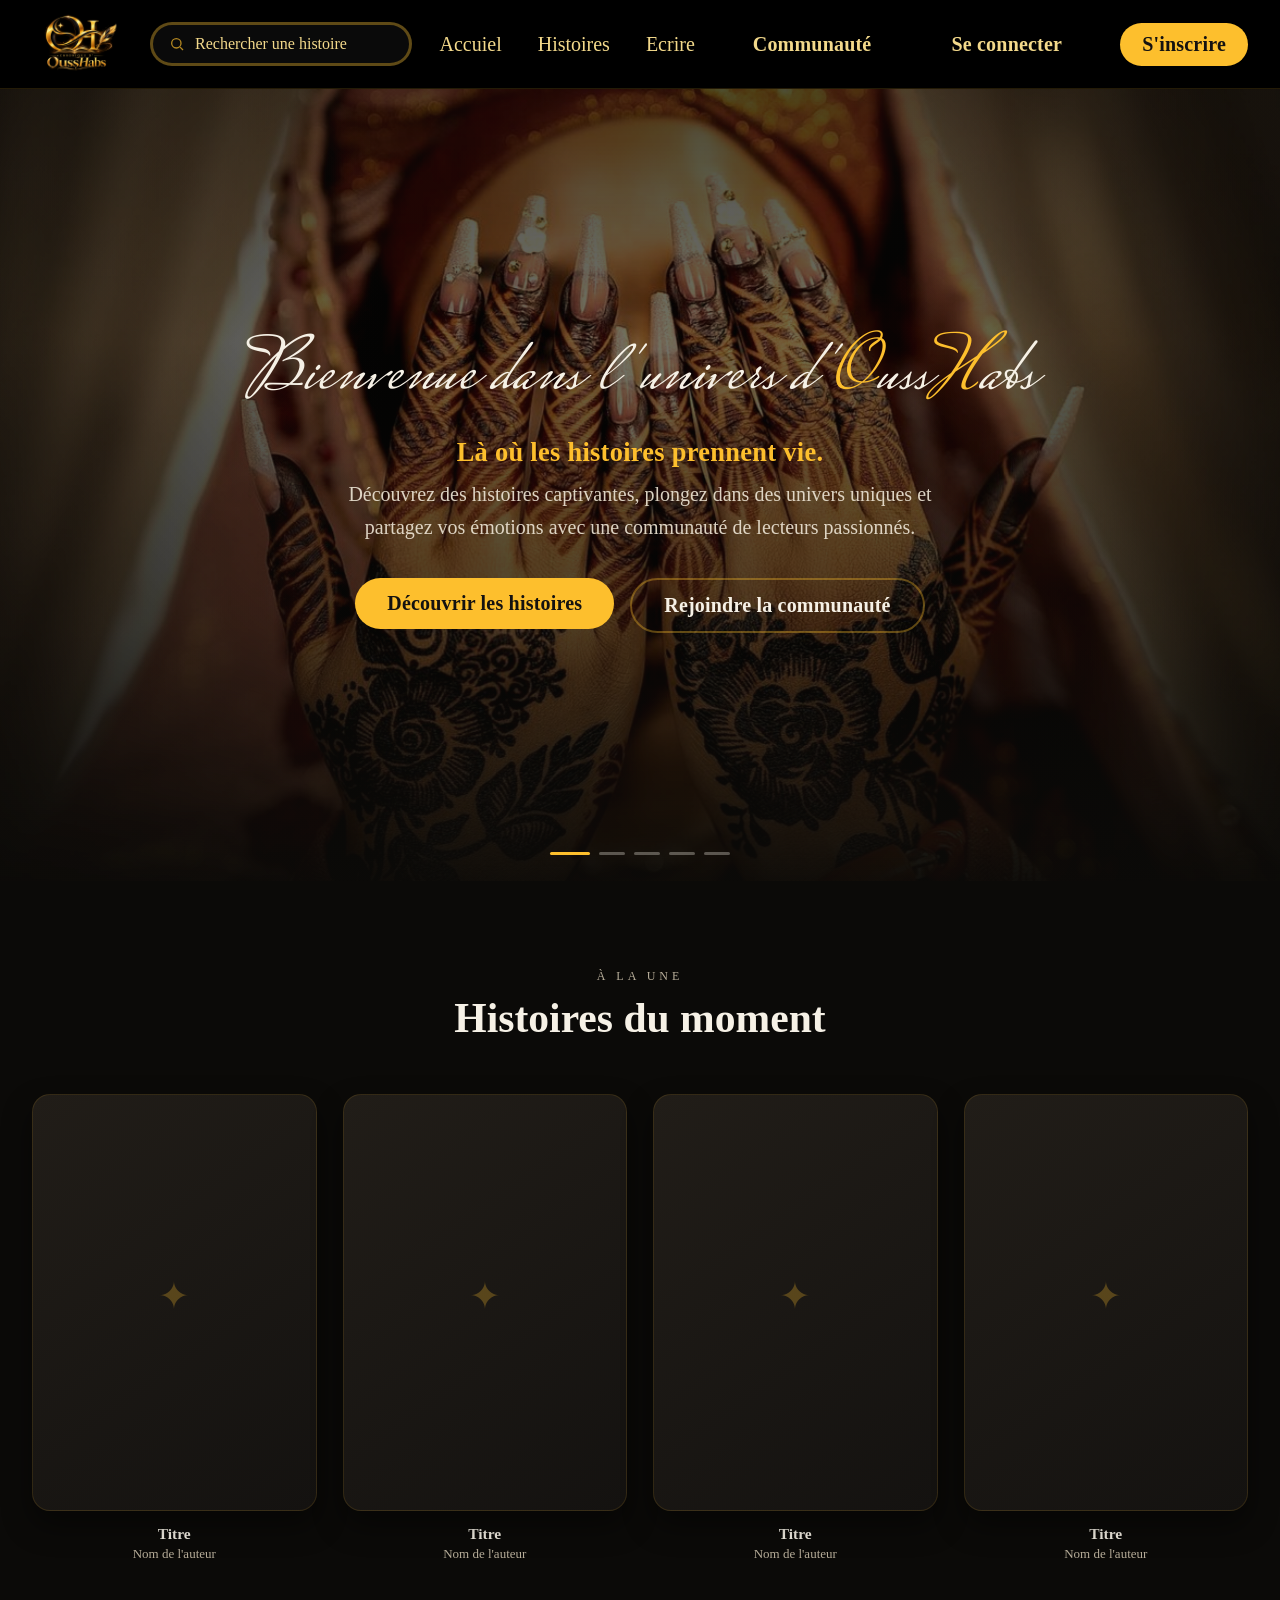
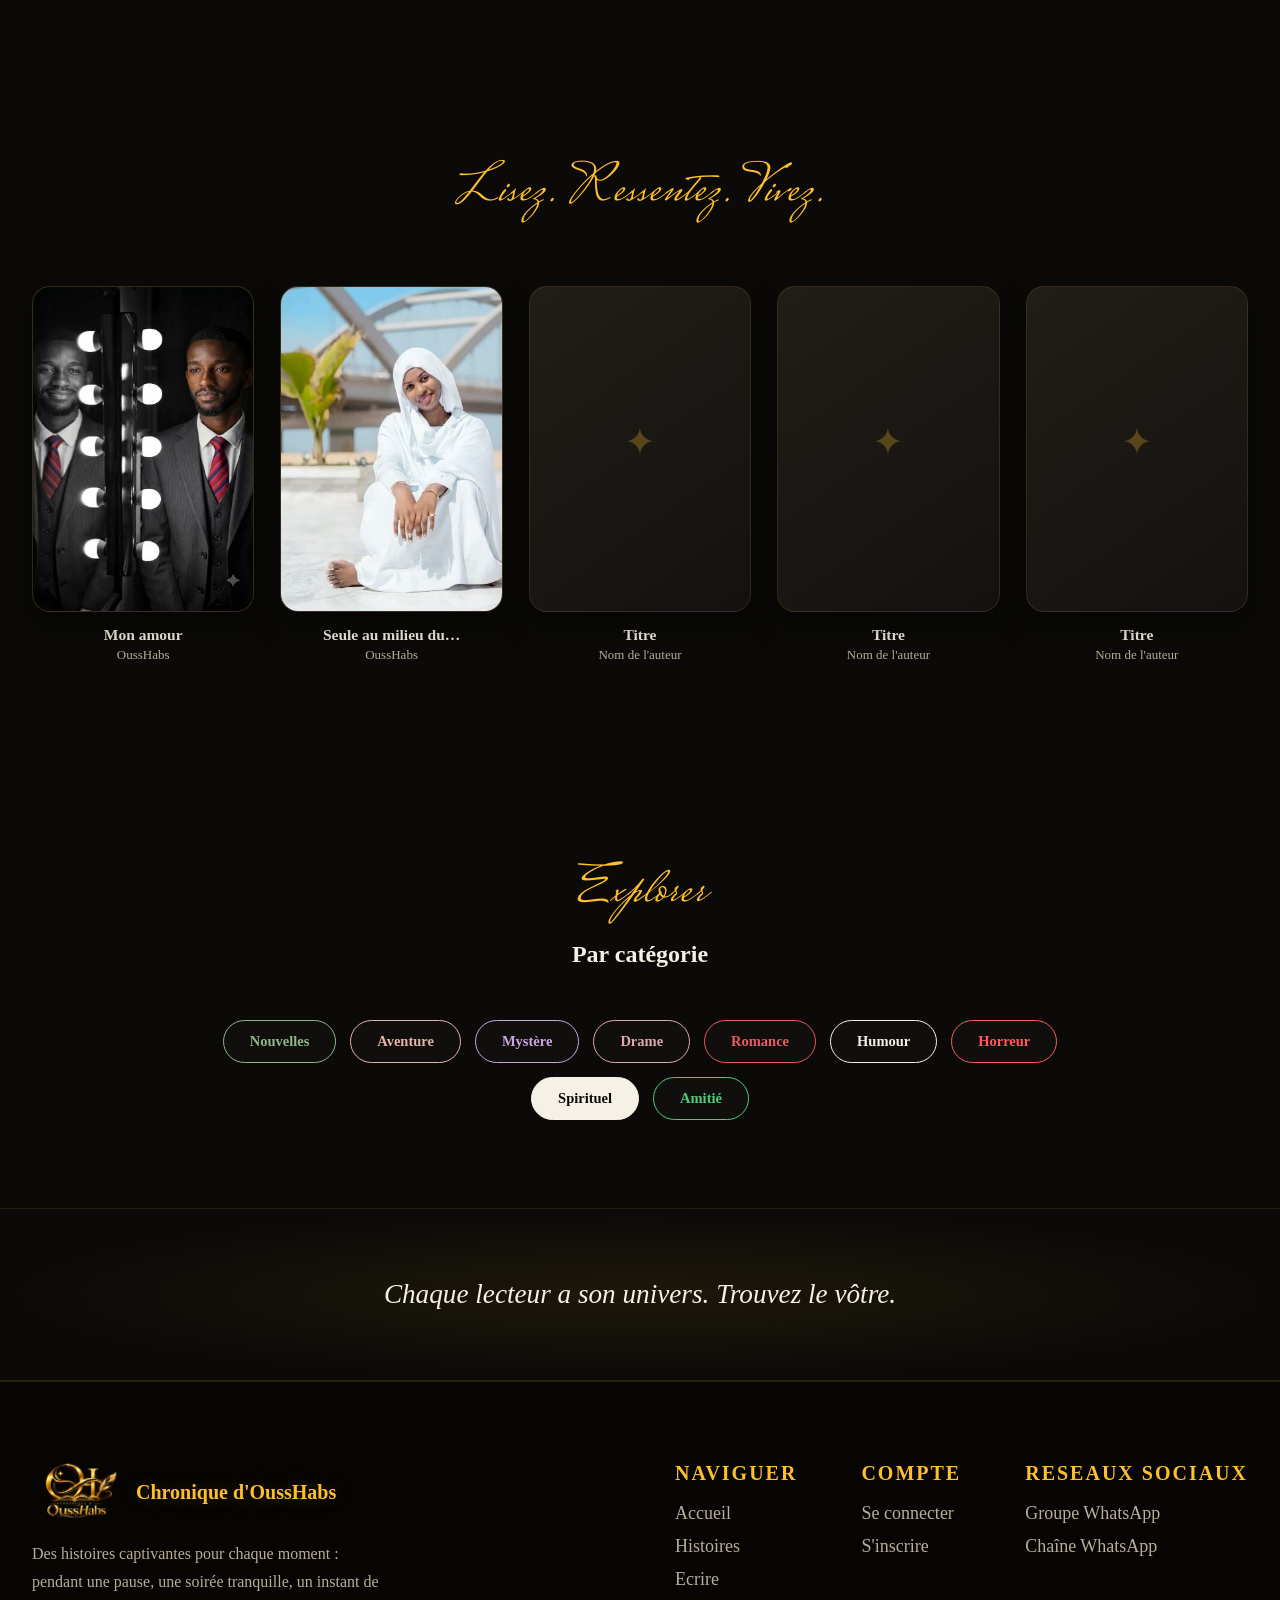
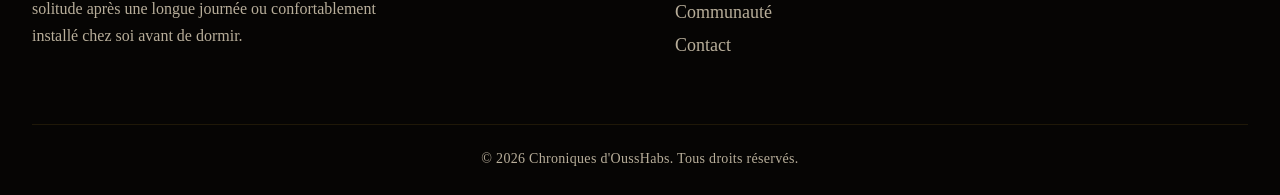
<file: Nouveau dossier/index.html>
<!DOCTYPE html>
<html lang="fr">
<head>
<meta charset="UTF-8">
<meta name="viewport" content="width=device-width, initial-scale=1.0">
<title>OussHabs</title>
<link rel="preconnect" href="https://fonts.googleapis.com">
<link href="https://fonts.googleapis.com/css2?family=Mrs+Saint+Delafield&display=swap" rel="stylesheet">
<link rel="stylesheet" href="styles.css">
</head>
<body>

<header>
  <div class="header-inner">
    <div class="logo">
      <img src="Logo/Log1.png" alt="Log1">
    </div>

    <div class="search-box">
      <svg width="16" height="16" viewBox="0 0 24 24" fill="none" stroke="#FDBF2D" stroke-width="2"><circle cx="11" cy="11" r="7"/><line x1="21" y1="21" x2="16.65" y2="16.65"/></svg>
      <input type="text" placeholder="Rechercher une histoire">
    </div>

    <button class="burger" id="burgerBtn" aria-label="Ouvrir le menu">☰</button>

    <nav class="main-nav" id="mainNav">
      <a href="#accuiel">Accuiel</a>
      <a href="#histoires">Histoires</a>
      <a href="#ecrire">Ecrire</a>
      <a href="#"><button class="btn btn-ghost">Communauté</button></a>
      <a href="#"><button class="btn btn-ghost">Se connecter</button></a>
      <a href="#contact" ><button class="btn btn-solid">S'inscrire</button></a>
    </nav>
  </div>
</header>

<section class="hero" id="hero">
  <div class="slide active" style="background-image:url('image/Bannière1.jpg');"></div>
  <div class="slide" style="background-image:url('image/Bannière2.jpg');"></div>
  <div class="slide" style="background-image:url('image/Bannière3.jpg');"></div>
  <div class="slide" style="background-image:url('image/Bannière4.jpg');"></div>
  <div class="slide" style="background-image:url('image/Bannière5.jpg');"></div>
  <div class="hero-scrim"></div>

  <div class="hero-content">
    <h1 class="hero-title">Bienvenue dans l'univers d'<span class="accent">O</span>uss<span class="accent">H</span>abs</h1>
    <p class="hero-tagline">Là où les histoires prennent vie.</p>
    <p class="hero-desc">Découvrez des histoires captivantes, plongez dans des univers uniques et partagez vos émotions avec une communauté de lecteurs passionnés.</p>
    <div class="hero-ctas">
      <a href="#histoires"><button class="btn btn-solid btn-lg">Découvrir les histoires</button></a>
      <a href="#communaute"><button class="btn btn-outline-lt btn-lg">Rejoindre la communauté</button></a>
    </div>
  </div>

  <div class="hero-dots" id="heroDots"></div>
</section>

<section id="histoires">
  <div class="wrap">
    <div class="section-head">
      <div class="section-eyebrow">À la une</div>
      <h2 class="section-title">Histoires du moment</h2>
    </div>
    <div class="card-row">
      <article class="story-card">
        <div class="cover"><span class="placeholder-mark">✦</span></div>
        <div class="story-meta"><p class="story-title">Titre</p><p class="story-author">Nom de l'auteur</p></div>
      </article>
      <article class="story-card">
        <div class="cover"><span class="placeholder-mark">✦</span></div>
        <div class="story-meta"><p class="story-title">Titre</p><p class="story-author">Nom de l'auteur</p></div>
      </article>
      <article class="story-card">
        <div class="cover"><span class="placeholder-mark">✦</span></div>
        <div class="story-meta"><p class="story-title">Titre</p><p class="story-author">Nom de l'auteur</p></div>
      </article>
      <article class="story-card">
        <div class="cover"><span class="placeholder-mark">✦</span></div>
        <div class="story-meta"><p class="story-title">Titre</p><p class="story-author">Nom de l'auteur</p></div>
      </article>
    </div>
  </div>
</section>

<section id="lire">
  <div class="wrap">
    <div class="section-head">
      <h2 class="section-title script">Lisez. Ressentez. Vivez.</h2>
    </div>
    <div class="card-row five">
      <article class="story-card">
        <div class="cover"><img src="[data-uri]" alt="Couverture — Mon amour OussHabs"></div>
        <div class="story-meta"><p class="story-title">Mon amour</p><p class="story-author">OussHabs</p></div>
      </article>
      <article class="story-card">
        <div class="cover"><img src="[data-uri]" alt="Couverture — Seule au milieu du monde"></div>
        <div class="story-meta"><p class="story-title">Seule au milieu du…</p><p class="story-author">OussHabs</p></div>
      </article>
      <article class="story-card">
        <div class="cover"><span class="placeholder-mark">✦</span></div>
        <div class="story-meta"><p class="story-title">Titre</p><p class="story-author">Nom de l'auteur</p></div>
      </article>
      <article class="story-card">
        <div class="cover"><span class="placeholder-mark">✦</span></div>
        <div class="story-meta"><p class="story-title">Titre</p><p class="story-author">Nom de l'auteur</p></div>
      </article>
      <article class="story-card">
        <div class="cover"><span class="placeholder-mark">✦</span></div>
        <div class="story-meta"><p class="story-title">Titre</p><p class="story-author">Nom de l'auteur</p></div>
      </article>
    </div>
  </div>
</section>

<section id="explorer">
  <div class="wrap">
    <div class="section-head">
      <h2 class="section-title script">Explorer</h2>
      <p class="section-title" style="font-size:1.5rem;margin-top:6px;">Par catégorie</p>
    </div>
    <div class="cat-row">
      <span class="cat-chip c1">Nouvelles</span>
      <span class="cat-chip c2">Aventure</span>
      <span class="cat-chip c3">Mystère</span>
      <span class="cat-chip c4">Drame</span>
      <span class="cat-chip c5">Romance</span>
      <span class="cat-chip c6">Humour</span>
      <span class="cat-chip c7">Horreur</span>
      <span class="cat-chip c8">Spirituel</span>
      <span class="cat-chip c9">Amitié</span>
    </div>
  </div>
</section>

<div class="strip">
  <p>Chaque lecteur a son univers. Trouvez le vôtre.</p>
</div>

<footer id="contact">
  <div class="wrap">
    <div class="footer-top">
      <div class="footer-brand">
        <div class="footer-brand-head">
          <img src="Logo/Log1.png" alt="Log1">
          <span>Chronique d'OussHabs</span>
        </div>
        <p>Des histoires captivantes pour chaque moment : pendant une pause, une soirée tranquille, un instant de solitude après une longue journée ou confortablement installé chez soi avant de dormir.</p>
      </div>
      <div class="footer-cols">
        <div class="footer-col">
          <h4>NAVIGUER</h4>
          <a href="#hero">Accueil</a>
          <a href="#histoires">Histoires</a>
          <a href="#ecrire">Ecrire</a>
          <a href="#communauté">Communauté</a>
          <a href="#contact">Contact</a>
        </div>
        <div class="footer-col">
          <h4>COMPTE</h4>
          <a href="#">Se connecter</a>
          <a href="#">S'inscrire</a>
        </div>
        <div class="footer-col">
          <h4>RESEAUX SOCIAUX</h4>
          <a href="#">Groupe WhatsApp</a>
          <a href="#">Chaîne WhatsApp</a>
        </div>
      </div>
    </div>
    <div class="footer-bottom">© 2026 Chroniques d'OussHabs. Tous droits réservés.</div>
  </div>
</footer>

<script>
  // burger menu
  const burger = document.getElementById('burgerBtn');
  const nav = document.getElementById('mainNav');
  burger.addEventListener('click', () => nav.classList.toggle('open'));
  nav.querySelectorAll('a').forEach(a => a.addEventListener('click', () => nav.classList.remove('open')));

  // hero carousel
  const slides = document.querySelectorAll('.hero .slide');
  const dotsWrap = document.getElementById('heroDots');
  let current = 0;
  slides.forEach((_, i) => {
    const b = document.createElement('button');
    if (i === 0) b.classList.add('active');
    b.setAttribute('aria-label', 'Aller à la photo ' + (i+1));
    b.addEventListener('click', () => goTo(i));
    dotsWrap.appendChild(b);
  });
  const dots = dotsWrap.querySelectorAll('button');

  function goTo(i){
    slides[current].classList.remove('active');
    dots[current].classList.remove('active');
    current = i;
    slides[current].classList.add('active');
    dots[current].classList.add('active');
  }

  const reduceMotion = window.matchMedia('(prefers-reduced-motion: reduce)').matches;
  if(!reduceMotion){
    setInterval(() => { goTo((current + 1) % slides.length); }, 5500);
  }
</script>

</body>
</html>
</file>
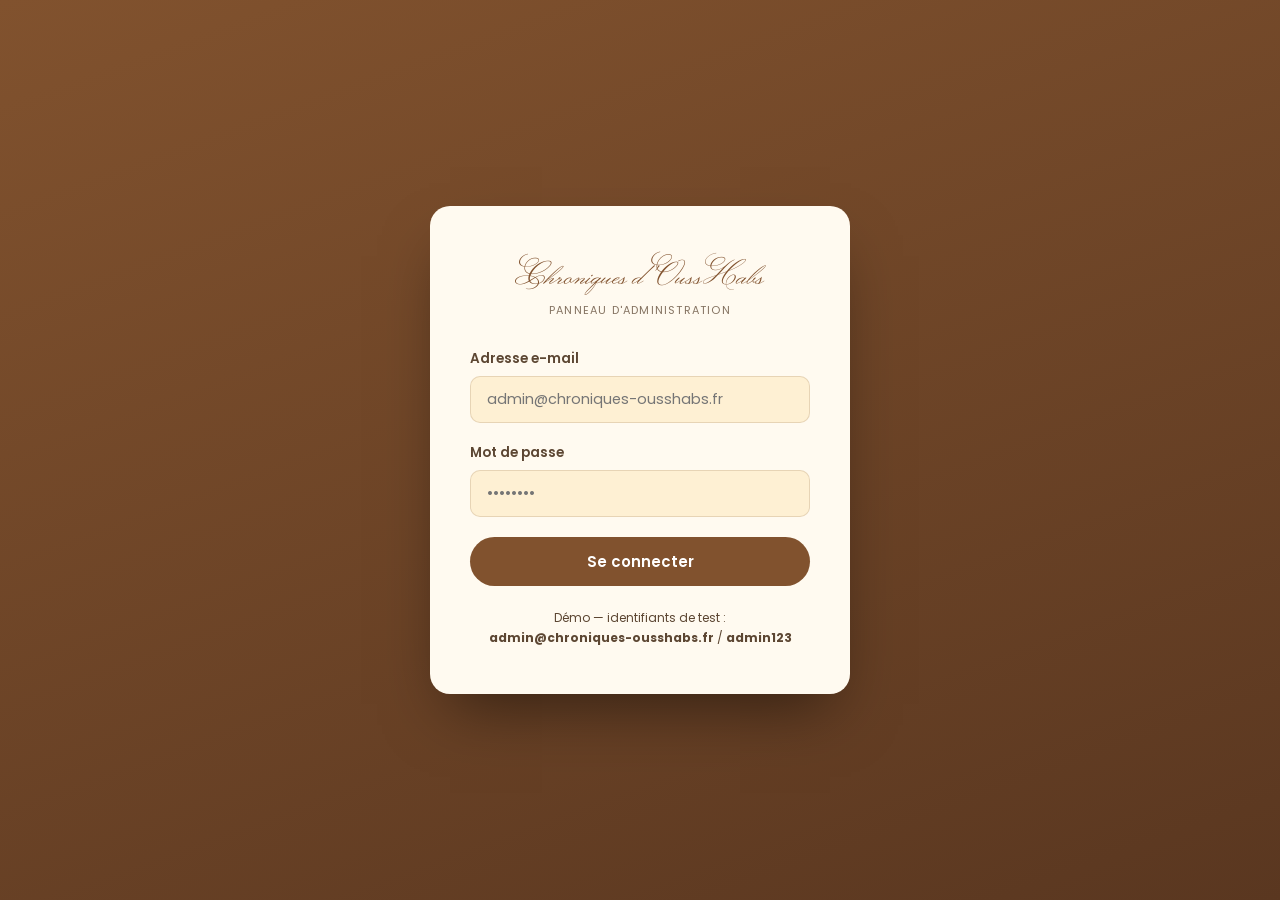
<file: dashboard.html>
<!DOCTYPE html>
<html lang="fr">
<head>
    <meta charset="UTF-8">
    <meta name="viewport" content="width=device-width, initial-scale=1.0">
    <title>Tableau de bord — Admin OussHabs</title>
    <link rel="stylesheet" href="admin.css">
</head>
<body class="admin-body">
    <div class="admin-shell">
        <aside class="admin-sidebar">
            <div class="admin-logo">OussHabs</div>
            <div class="admin-logo-sub">Administration</div>
            <nav class="admin-nav">
                <a href="dashboard.html"><span class="dot"></span> Tableau de bord</a>
                <a href="stories.html"><span class="dot"></span> Histoires</a>
                <a href="users.html"><span class="dot"></span> Utilisateurs</a>
                <a href="messages.html"><span class="dot"></span> Messages</a>
            </nav>
            <div class="admin-sidebar-footer">
                <a href="../index.html" class="admin-view-site">← Voir le site</a>
                <button class="admin-logout" data-admin-logout>Déconnexion</button>
            </div>
        </aside>

        <main class="admin-main">
            <div class="admin-topbar">
                <div>
                    <h1>Tableau de bord</h1>
                    <p>Vue d'ensemble de l'activité du site.</p>
                </div>
            </div>

            <div class="stat-grid" data-stat-grid></div>

            <div class="admin-panel">
                <div class="admin-panel-head">
                    <h2>Histoires les plus lues</h2>
                </div>
                <div class="admin-table-wrap">
                    <table class="admin-table">
                        <thead>
                            <tr><th>#</th><th>Titre</th><th>Catégorie</th><th>Vues</th></tr>
                        </thead>
                        <tbody data-top-stories></tbody>
                    </table>
                </div>
            </div>

            <div class="admin-panel">
                <div class="admin-panel-head">
                    <h2>Répartition par catégorie</h2>
                </div>
                <div class="admin-table-wrap">
                    <table class="admin-table">
                        <thead>
                            <tr><th>Catégorie</th><th>Nombre d'histoires</th></tr>
                        </thead>
                        <tbody data-category-breakdown></tbody>
                    </table>
                </div>
            </div>
        </main>
    </div>

    <script src="../db.js"></script>
    <script src="admin.js"></script>
</body>
</html>
</file>
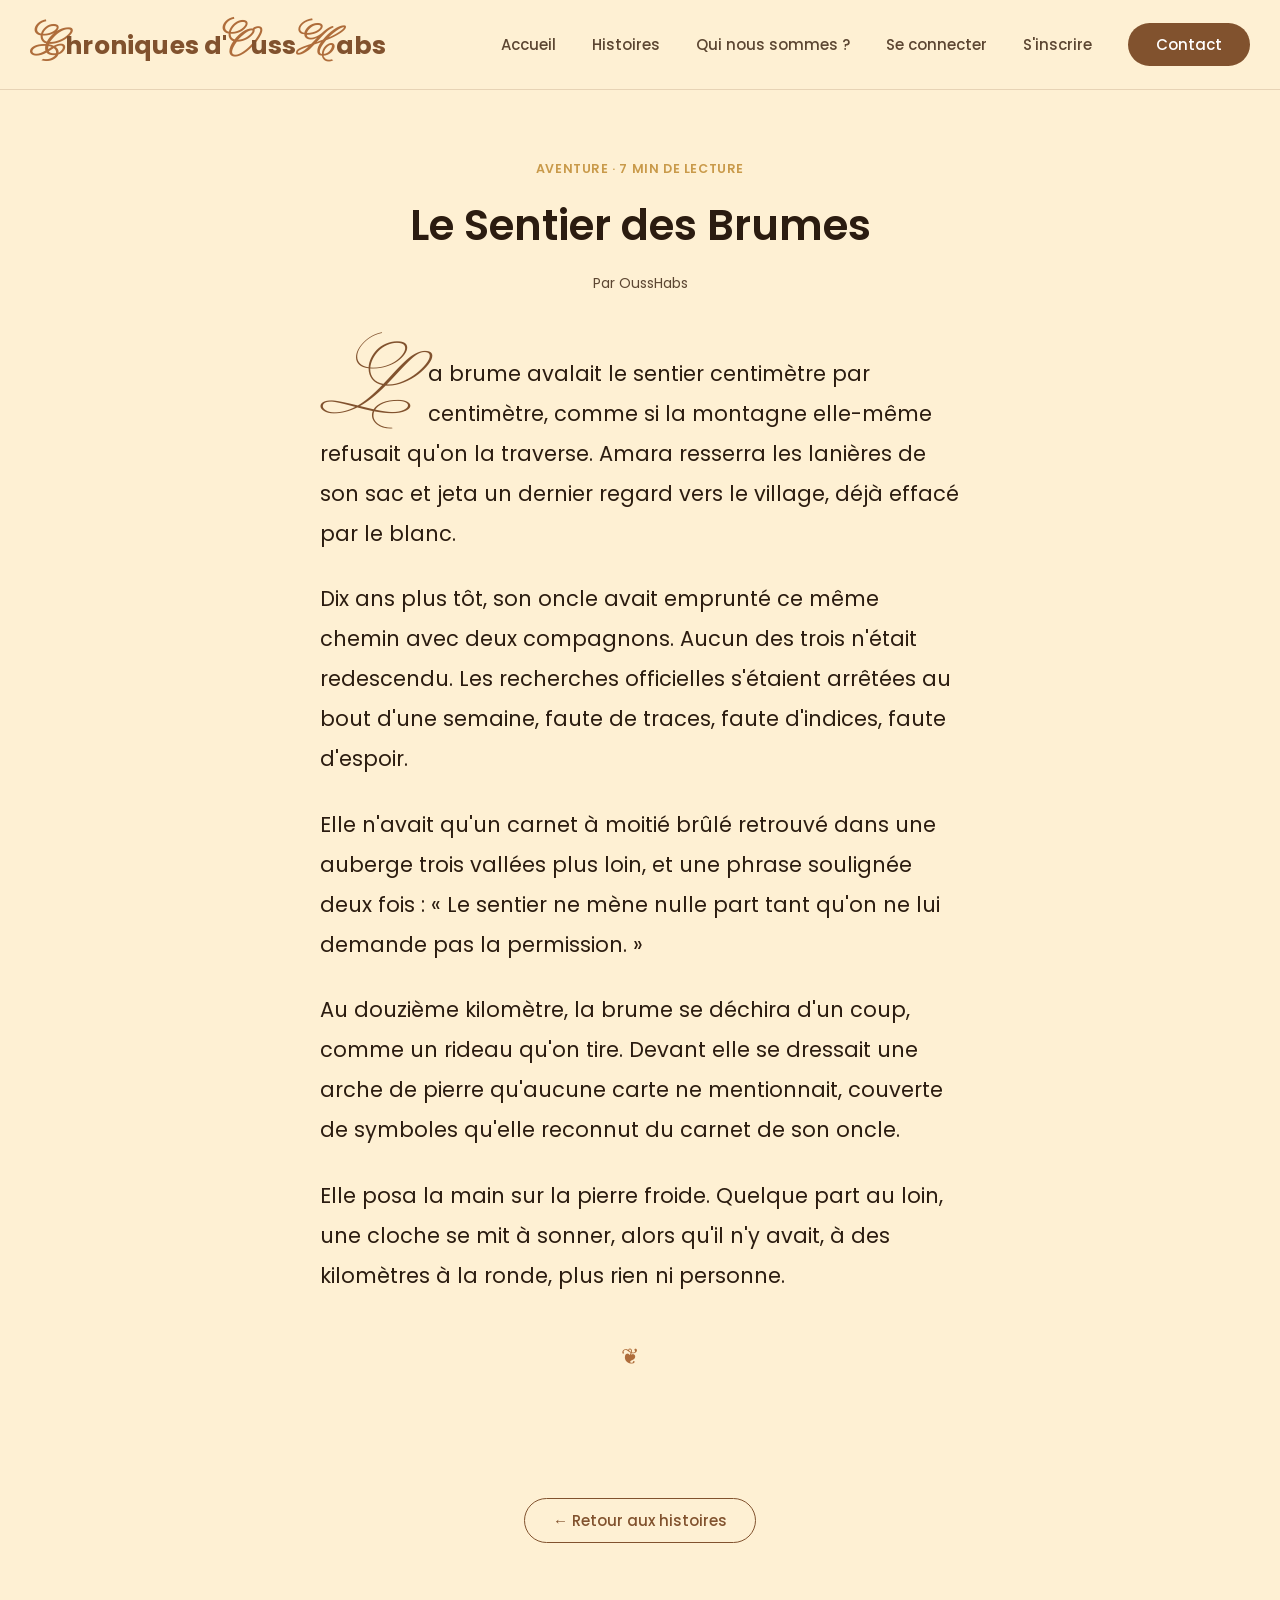
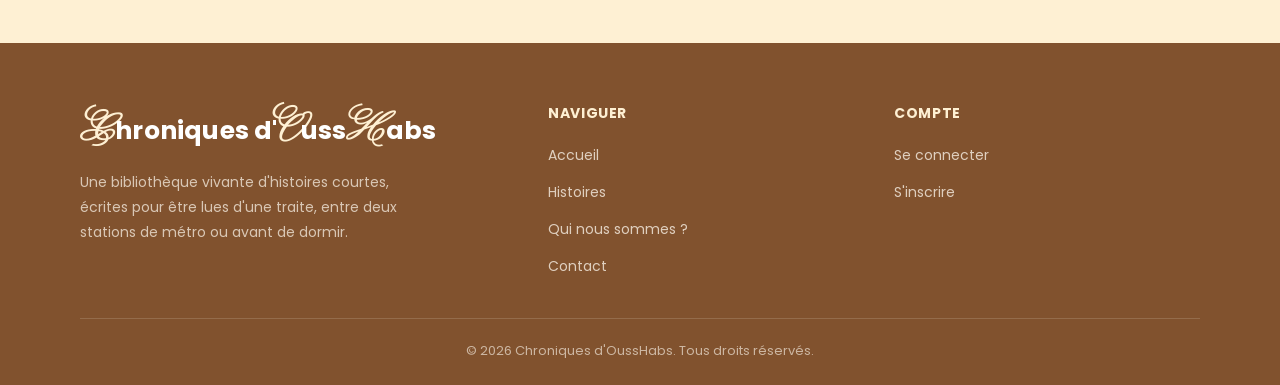
<file: histoire.html>
<!DOCTYPE html>
<html lang="fr">
<head>
    <meta charset="UTF-8">
    <meta name="viewport" content="width=device-width, initial-scale=1.0">
    <title>Histoire — Chroniques d'OussHabs</title>
    <link rel="stylesheet" href="style.css">
</head>
<body>
    <header>
        <a href="index.html" class="logo"><span>C</span>hroniques d'<span>O</span>uss<span>H</span>abs</a>
        <button class="nav-toggle" aria-label="Ouvrir le menu">
            <span></span><span></span><span></span>
        </button>
        <nav class="menu">
            <ul>
                <li><a href="index.html">Accueil</a></li>
                <li><a href="histoires.html">Histoires</a></li>
                <li><a href="qui-sommes-nous.html">Qui nous sommes ?</a></li>
                <li><a href="connexion.html">Se connecter</a></li>
                <li><a href="inscription.html">S'inscrire</a></li>
                <li><a href="contact.html"><button class="btn">Contact</button></a></li>
            </ul>
        </nav>
    </header>

    <main>
        <article data-story-reader></article>
        <div class="container" style="text-align:center; padding-bottom: 60px;">
            <a href="histoires.html"><button class="btn-outline">← Retour aux histoires</button></a>
        </div>
    </main>

    <footer>
        <div class="container">
            <div class="footer-grid">
                <div>
                    <a href="index.html" class="logo"><span>C</span>hroniques d'<span>O</span>uss<span>H</span>abs</a>
                    <p>Une bibliothèque vivante d'histoires courtes, écrites pour être lues d'une traite, entre deux stations de métro ou avant de dormir.</p>
                </div>
                <div class="footer-col">
                    <h4>Naviguer</h4>
                    <ul>
                        <li><a href="index.html">Accueil</a></li>
                        <li><a href="histoires.html">Histoires</a></li>
                        <li><a href="qui-sommes-nous.html">Qui nous sommes ?</a></li>
                        <li><a href="contact.html">Contact</a></li>
                    </ul>
                </div>
                <div class="footer-col">
                    <h4>Compte</h4>
                    <ul>
                        <li><a href="connexion.html">Se connecter</a></li>
                        <li><a href="inscription.html">S'inscrire</a></li>
                    </ul>
                </div>
            </div>
            <div class="footer-bottom">© 2026 Chroniques d'OussHabs. Tous droits réservés.</div>
        </div>
    </footer>

    <script src="stories.js"></script>
    <script src="script.js"></script>
</body>
</html>
</file>
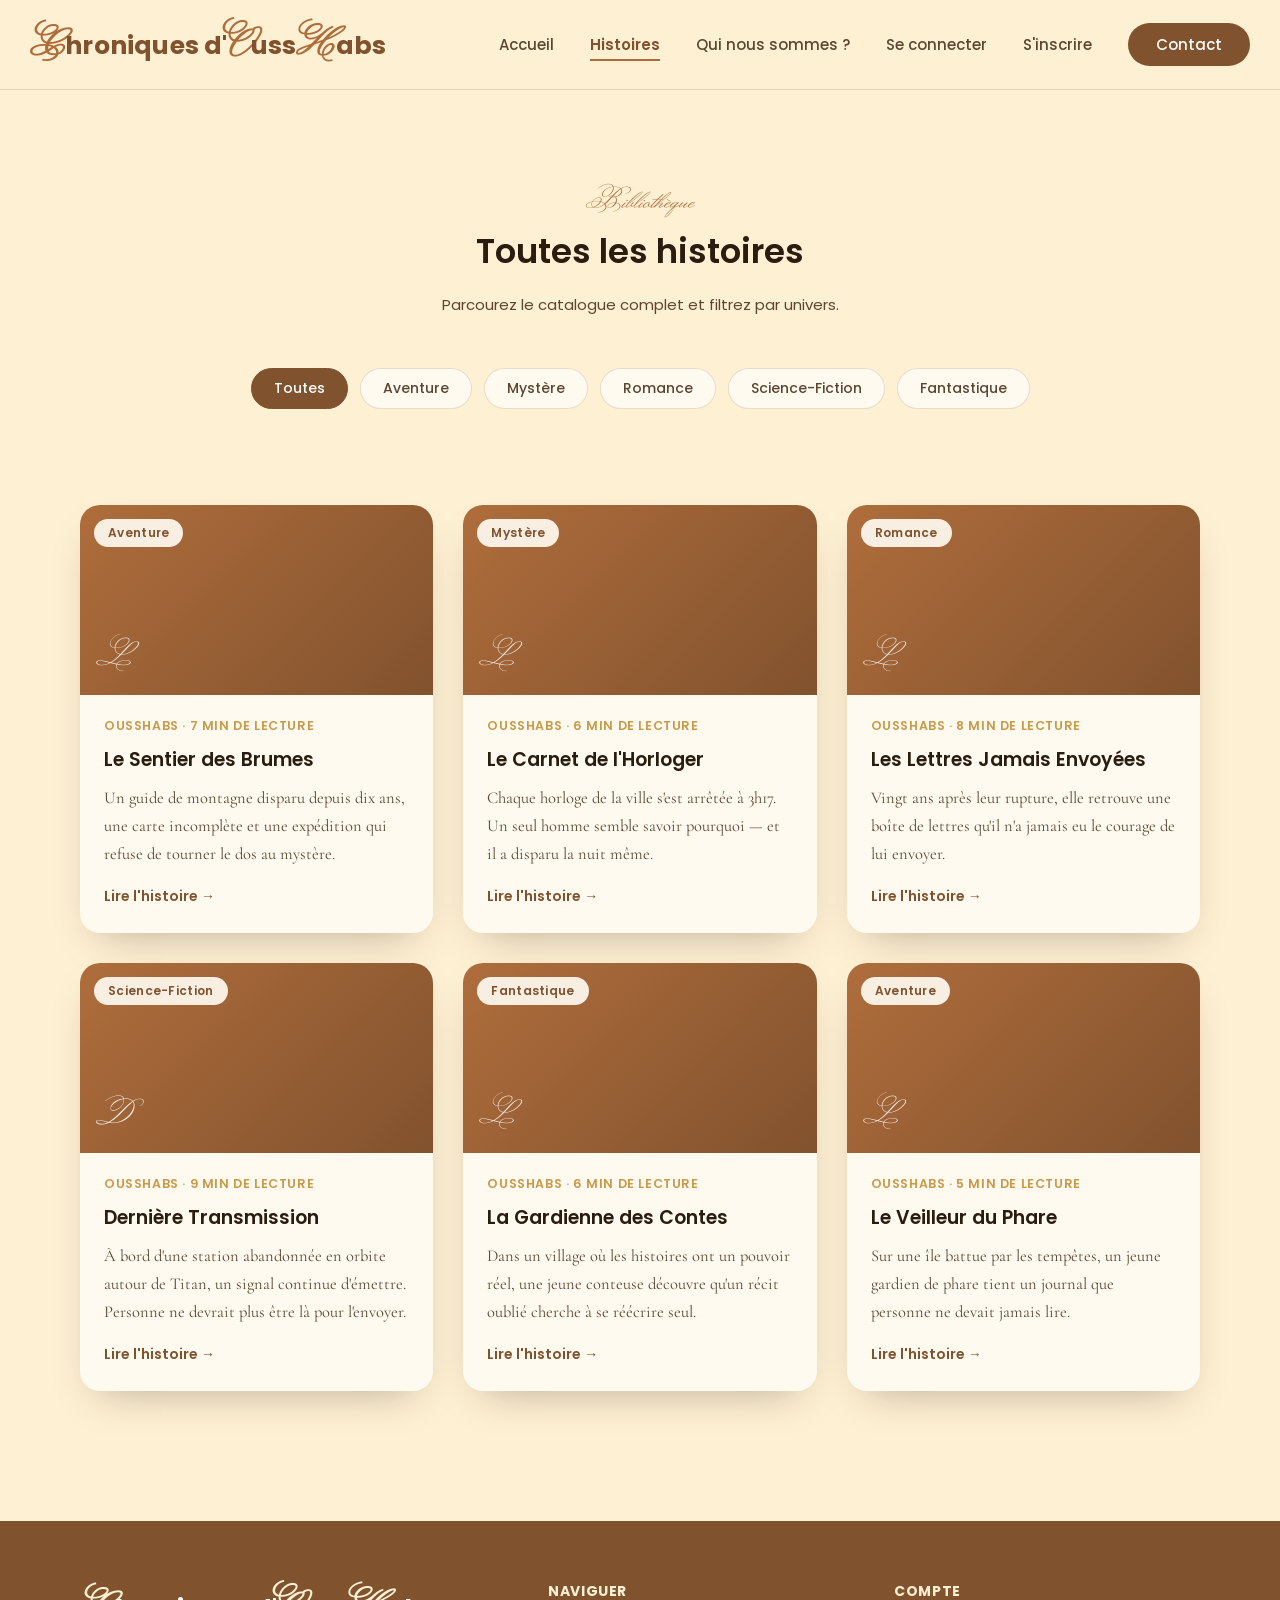
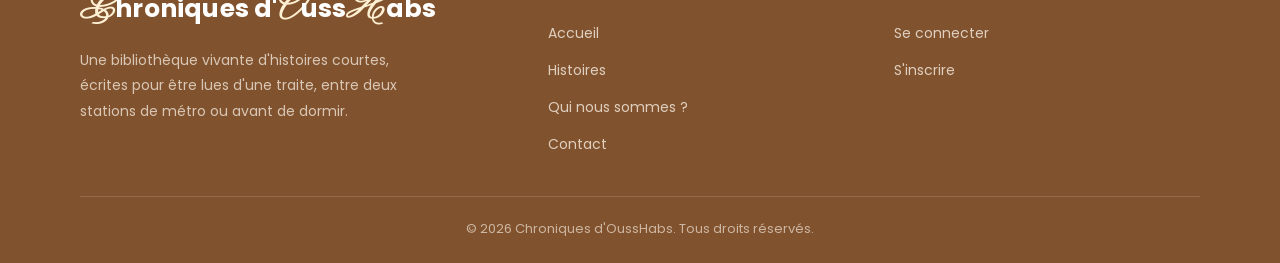
<file: histoires.html>
<!DOCTYPE html>
<html lang="fr">
<head>
    <meta charset="UTF-8">
    <meta name="viewport" content="width=device-width, initial-scale=1.0">
    <title>Histoires — Chroniques d'OussHabs</title>
    <link rel="stylesheet" href="style.css">
</head>
<body>
    <header>
        <a href="index.html" class="logo"><span>C</span>hroniques d'<span>O</span>uss<span>H</span>abs</a>
        <button class="nav-toggle" aria-label="Ouvrir le menu">
            <span></span><span></span><span></span>
        </button>
        <nav class="menu">
            <ul>
                <li><a href="index.html">Accueil</a></li>
                <li><a href="histoires.html">Histoires</a></li>
                <li><a href="qui-sommes-nous.html">Qui nous sommes ?</a></li>
                <li><a href="connexion.html">Se connecter</a></li>
                <li><a href="inscription.html">S'inscrire</a></li>
                <li><a href="contact.html"><button class="btn">Contact</button></a></li>
            </ul>
        </nav>
    </header>

    <main>
        <section class="section" style="padding-bottom: 20px;">
            <div class="container">
                <div class="section-head">
                    <span class="eyebrow">Bibliothèque</span>
                    <h2>Toutes les histoires</h2>
                    <p>Parcourez le catalogue complet et filtrez par univers.</p>
                </div>
                <div class="categories" data-category-filter></div>
            </div>
        </section>

        <section class="section" style="padding-top: 30px;">
            <div class="container">
                <div class="story-grid" data-story-grid></div>
            </div>
        </section>
    </main>

    <footer>
        <div class="container">
            <div class="footer-grid">
                <div>
                    <a href="index.html" class="logo"><span>C</span>hroniques d'<span>O</span>uss<span>H</span>abs</a>
                    <p>Une bibliothèque vivante d'histoires courtes, écrites pour être lues d'une traite, entre deux stations de métro ou avant de dormir.</p>
                </div>
                <div class="footer-col">
                    <h4>Naviguer</h4>
                    <ul>
                        <li><a href="index.html">Accueil</a></li>
                        <li><a href="histoires.html">Histoires</a></li>
                        <li><a href="qui-sommes-nous.html">Qui nous sommes ?</a></li>
                        <li><a href="contact.html">Contact</a></li>
                    </ul>
                </div>
                <div class="footer-col">
                    <h4>Compte</h4>
                    <ul>
                        <li><a href="connexion.html">Se connecter</a></li>
                        <li><a href="inscription.html">S'inscrire</a></li>
                    </ul>
                </div>
            </div>
            <div class="footer-bottom">© 2026 Chroniques d'OussHabs. Tous droits réservés.</div>
        </div>
    </footer>

    <script src="stories.js"></script>
    <script src="script.js"></script>
</body>
</html>
</file>
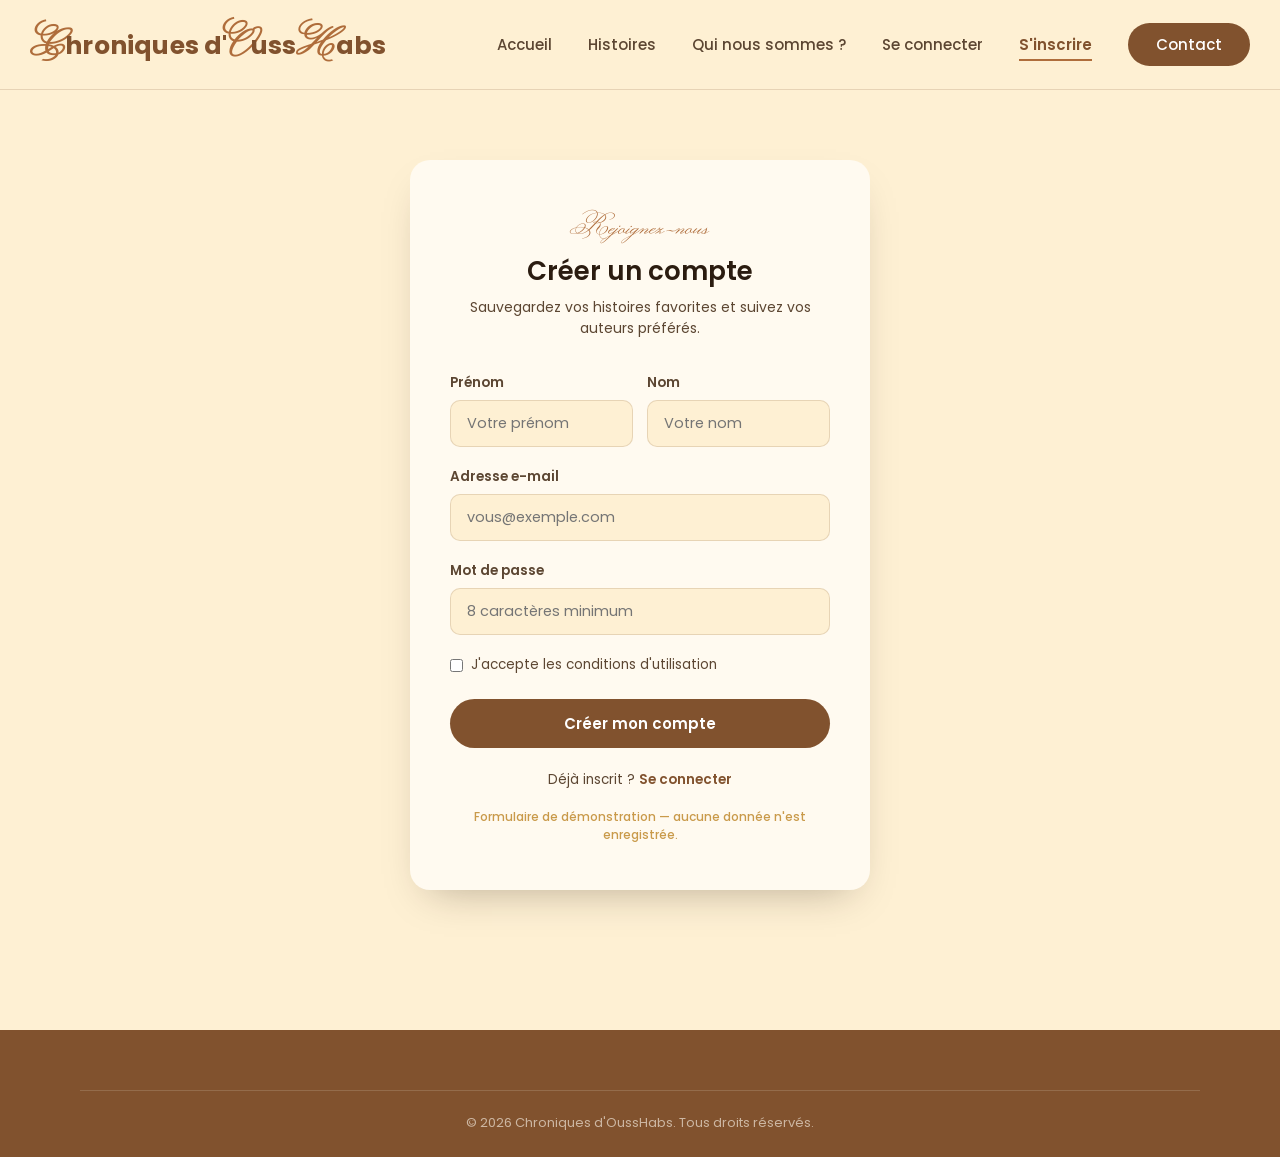
<file: inscription.html>
<!DOCTYPE html>
<html lang="fr">
<head>
    <meta charset="UTF-8">
    <meta name="viewport" content="width=device-width, initial-scale=1.0">
    <title>S'inscrire — Chroniques d'OussHabs</title>
    <link rel="stylesheet" href="style.css">
</head>
<body>
    <header>
        <a href="index.html" class="logo"><span>C</span>hroniques d'<span>O</span>uss<span>H</span>abs</a>
        <button class="nav-toggle" aria-label="Ouvrir le menu">
            <span></span><span></span><span></span>
        </button>
        <nav class="menu">
            <ul>
                <li><a href="index.html">Accueil</a></li>
                <li><a href="histoires.html">Histoires</a></li>
                <li><a href="qui-sommes-nous.html">Qui nous sommes ?</a></li>
                <li><a href="connexion.html">Se connecter</a></li>
                <li><a href="inscription.html">S'inscrire</a></li>
                <li><a href="contact.html"><button class="btn">Contact</button></a></li>
            </ul>
        </nav>
    </header>

    <main>
        <div class="form-wrap">
            <div class="form-card">
                <span class="eyebrow">Rejoignez-nous</span>
                <h1>Créer un compte</h1>
                <p class="sub">Sauvegardez vos histoires favorites et suivez vos auteurs préférés.</p>

                <form data-fake-submit="Inscription simulée — aucun compte réel n'est créé pour l'instant.">
                    <div class="field-row">
                        <div class="field">
                            <label for="prenom">Prénom</label>
                            <input type="text" id="prenom" placeholder="Votre prénom" required>
                        </div>
                        <div class="field">
                            <label for="nom">Nom</label>
                            <input type="text" id="nom" placeholder="Votre nom" required>
                        </div>
                    </div>
                    <div class="field">
                        <label for="email2">Adresse e-mail</label>
                        <input type="email" id="email2" placeholder="vous@exemple.com" required>
                    </div>
                    <div class="field">
                        <label for="password2">Mot de passe</label>
                        <input type="password" id="password2" placeholder="8 caractères minimum" required>
                    </div>
                    <label class="form-check">
                        <input type="checkbox" required> J'accepte les conditions d'utilisation
                    </label>
                    <button type="submit" class="form-submit">Créer mon compte</button>
                </form>

                <p class="form-alt">Déjà inscrit ? <a href="connexion.html">Se connecter</a></p>
                <p class="form-note">Formulaire de démonstration — aucune donnée n'est enregistrée.</p>
            </div>
        </div>
    </main>

    <footer>
        <div class="container">
            <div class="footer-bottom">© 2026 Chroniques d'OussHabs. Tous droits réservés.</div>
        </div>
    </footer>

    <script src="script.js"></script>
</body>
</html>
</file>
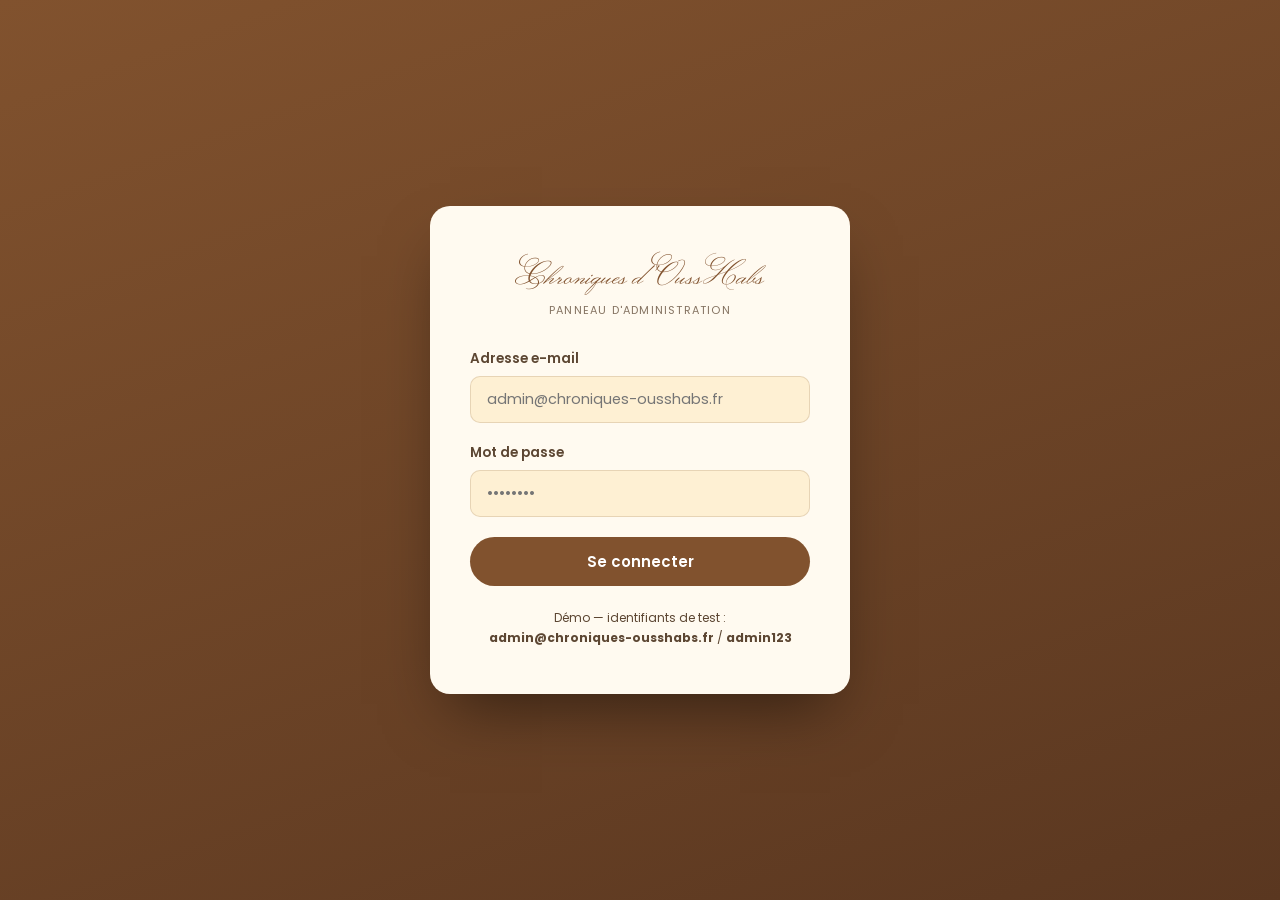
<file: login.html>
<!DOCTYPE html>
<html lang="fr">
<head>
    <meta charset="UTF-8">
    <meta name="viewport" content="width=device-width, initial-scale=1.0">
    <title>Connexion admin — Chroniques d'OussHabs</title>
    <link rel="stylesheet" href="admin.css">
</head>
<body class="admin-body">
    <div class="admin-login-wrap">
        <div class="admin-login-card">
            <div class="admin-logo">Chroniques d'OussHabs</div>
            <div class="admin-logo-sub">Panneau d'administration</div>

            <div class="admin-error"></div>

            <form data-admin-login>
                <div class="field">
                    <label for="admin-email">Adresse e-mail</label>
                    <input type="email" id="admin-email" placeholder="admin@chroniques-ousshabs.fr" required>
                </div>
                <div class="field">
                    <label for="admin-password">Mot de passe</label>
                    <input type="password" id="admin-password" placeholder="••••••••" required>
                </div>
                <button type="submit" class="form-submit">Se connecter</button>
            </form>

            <p class="admin-hint">
                Démo — identifiants de test :<br>
                <strong>admin@chroniques-ousshabs.fr</strong> / <strong>admin123</strong>
            </p>
        </div>
    </div>

    <script src="../db.js"></script>
    <script src="admin.js"></script>
</body>
</html>
</file>
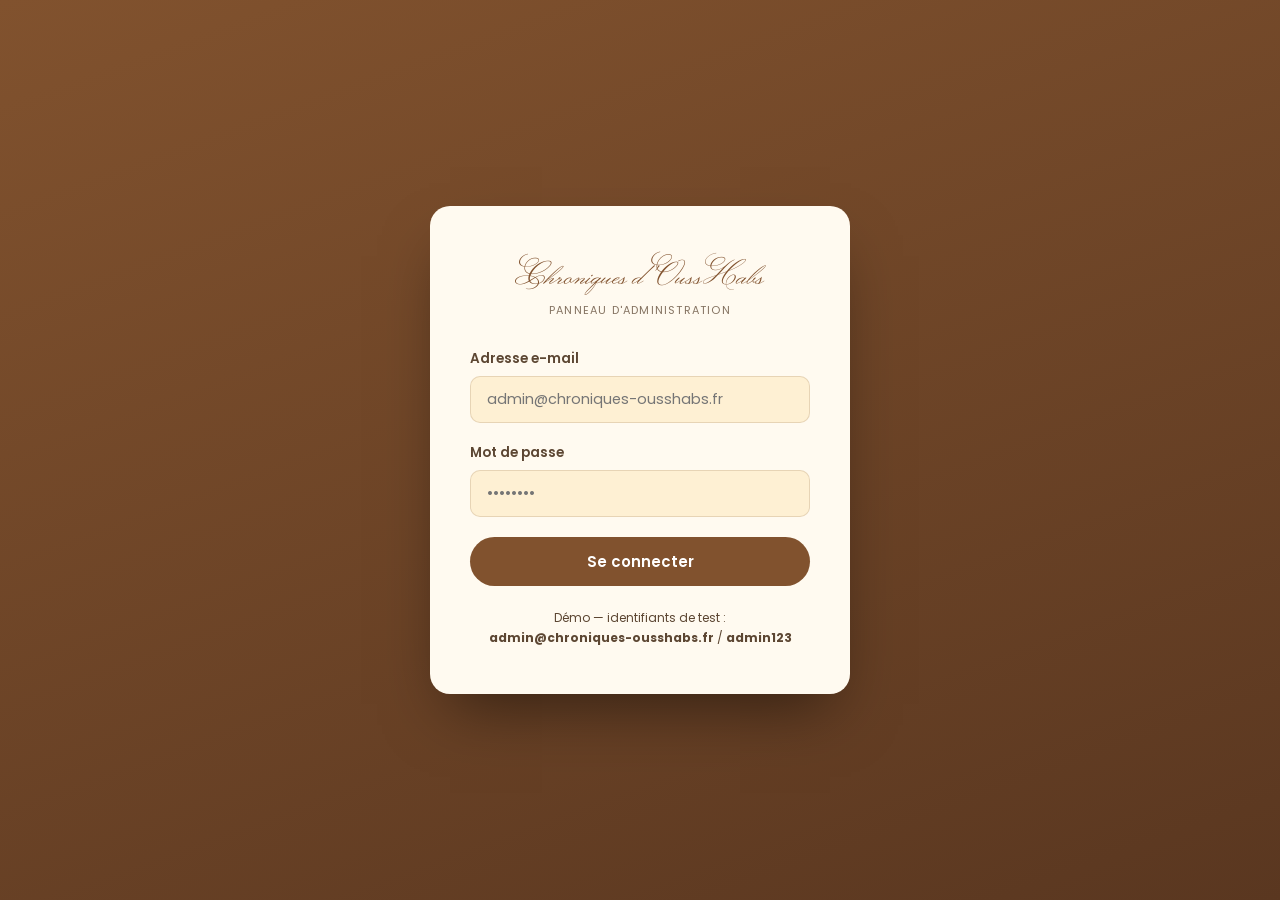
<file: messages.html>
<!DOCTYPE html>
<html lang="fr">
<head>
    <meta charset="UTF-8">
    <meta name="viewport" content="width=device-width, initial-scale=1.0">
    <title>Messages — Admin OussHabs</title>
    <link rel="stylesheet" href="admin.css">
</head>
<body class="admin-body">
    <div class="admin-shell">
        <aside class="admin-sidebar">
            <div class="admin-logo">OussHabs</div>
            <div class="admin-logo-sub">Administration</div>
            <nav class="admin-nav">
                <a href="dashboard.html"><span class="dot"></span> Tableau de bord</a>
                <a href="stories.html"><span class="dot"></span> Histoires</a>
                <a href="users.html"><span class="dot"></span> Utilisateurs</a>
                <a href="messages.html"><span class="dot"></span> Messages</a>
            </nav>
            <div class="admin-sidebar-footer">
                <a href="../index.html" class="admin-view-site">← Voir le site</a>
                <button class="admin-logout" data-admin-logout>Déconnexion</button>
            </div>
        </aside>

        <main class="admin-main">
            <div class="admin-topbar">
                <div>
                    <h1>Messages</h1>
                    <p>Messages reçus via le formulaire de contact du site.</p>
                </div>
            </div>

            <div class="categories" style="margin-bottom: 24px;">
                <button class="cat-pill active" data-message-filter="all">Tous</button>
                <button class="cat-pill" data-message-filter="unread">Non lus</button>
            </div>

            <div data-messages-list></div>
        </main>
    </div>

    <script src="../db.js"></script>
    <script src="admin.js"></script>
</body>
</html>
</file>
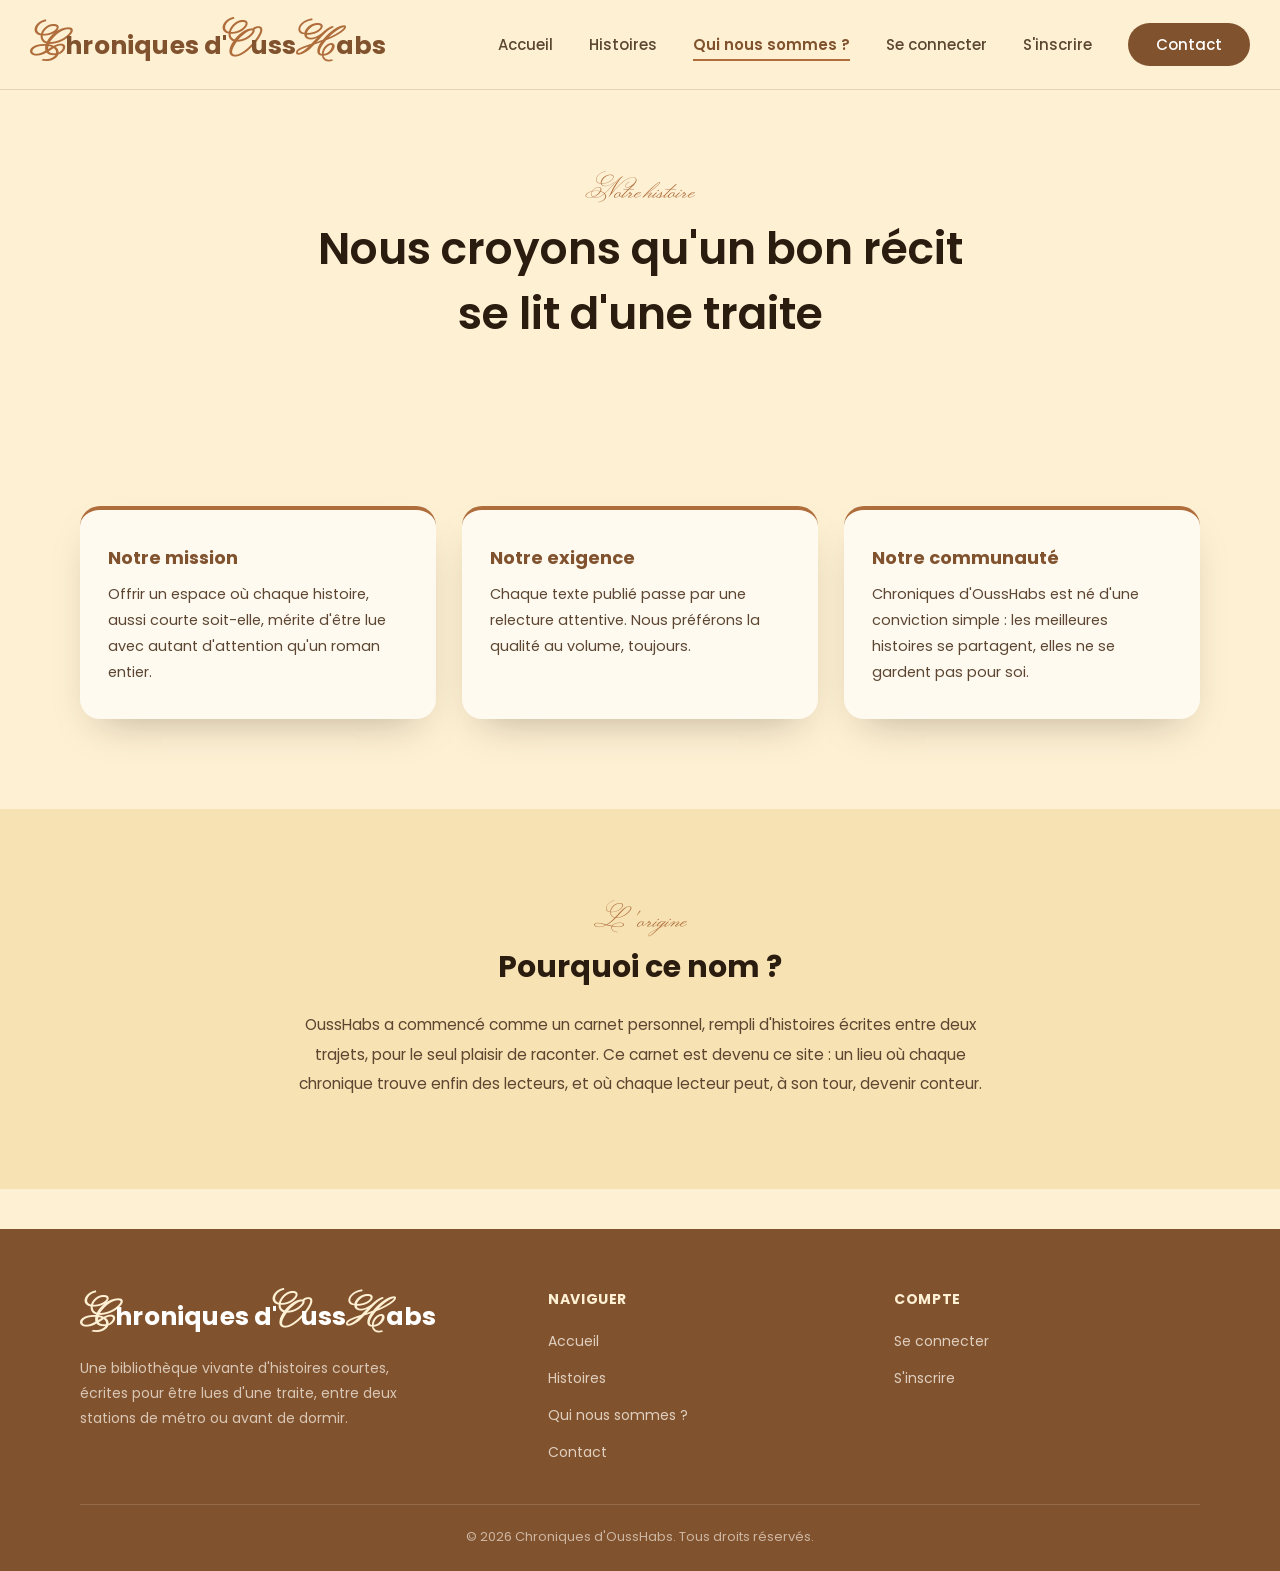
<file: qui-sommes-nous.html>
<!DOCTYPE html>
<html lang="fr">
<head>
    <meta charset="UTF-8">
    <meta name="viewport" content="width=device-width, initial-scale=1.0">
    <title>Qui nous sommes ? — Chroniques d'OussHabs</title>
    <link rel="stylesheet" href="style.css">
</head>
<body>
    <header>
        <a href="index.html" class="logo"><span>C</span>hroniques d'<span>O</span>uss<span>H</span>abs</a>
        <button class="nav-toggle" aria-label="Ouvrir le menu">
            <span></span><span></span><span></span>
        </button>
        <nav class="menu">
            <ul>
                <li><a href="index.html">Accueil</a></li>
                <li><a href="histoires.html">Histoires</a></li>
                <li><a href="qui-sommes-nous.html">Qui nous sommes ?</a></li>
                <li><a href="connexion.html">Se connecter</a></li>
                <li><a href="inscription.html">S'inscrire</a></li>
                <li><a href="contact.html"><button class="btn">Contact</button></a></li>
            </ul>
        </nav>
    </header>

    <main>
        <section class="about-hero">
            <span class="eyebrow">Notre histoire</span>
            <h1>Nous croyons qu'un bon récit se lit d'une traite</h1>
        </section>

        <section class="section">
            <div class="container">
                <div class="about-grid">
                    <div class="value-card">
                        <h3>Notre mission</h3>
                        <p>Offrir un espace où chaque histoire, aussi courte soit-elle, mérite d'être lue avec autant d'attention qu'un roman entier.</p>
                    </div>
                    <div class="value-card">
                        <h3>Notre exigence</h3>
                        <p>Chaque texte publié passe par une relecture attentive. Nous préférons la qualité au volume, toujours.</p>
                    </div>
                    <div class="value-card">
                        <h3>Notre communauté</h3>
                        <p>Chroniques d'OussHabs est né d'une conviction simple : les meilleures histoires se partagent, elles ne se gardent pas pour soi.</p>
                    </div>
                </div>
            </div>
        </section>

        <section class="section section-alt">
            <div class="container" style="max-width: 760px; text-align: center;">
                <span class="eyebrow">L'origine</span>
                <h2 style="font-size: 30px; margin-bottom: 20px;">Pourquoi ce nom ?</h2>
                <p style="line-height: 1.9; color: var(--ink-soft); font-size: 15.5px;">
                    OussHabs a commencé comme un carnet personnel, rempli d'histoires écrites entre deux trajets, pour le seul plaisir de raconter. Ce carnet est devenu ce site : un lieu où chaque chronique trouve enfin des lecteurs, et où chaque lecteur peut, à son tour, devenir conteur.
                </p>
            </div>
        </section>
    </main>

    <footer>
        <div class="container">
            <div class="footer-grid">
                <div>
                    <a href="index.html" class="logo"><span>C</span>hroniques d'<span>O</span>uss<span>H</span>abs</a>
                    <p>Une bibliothèque vivante d'histoires courtes, écrites pour être lues d'une traite, entre deux stations de métro ou avant de dormir.</p>
                </div>
                <div class="footer-col">
                    <h4>Naviguer</h4>
                    <ul>
                        <li><a href="index.html">Accueil</a></li>
                        <li><a href="histoires.html">Histoires</a></li>
                        <li><a href="qui-sommes-nous.html">Qui nous sommes ?</a></li>
                        <li><a href="contact.html">Contact</a></li>
                    </ul>
                </div>
                <div class="footer-col">
                    <h4>Compte</h4>
                    <ul>
                        <li><a href="connexion.html">Se connecter</a></li>
                        <li><a href="inscription.html">S'inscrire</a></li>
                    </ul>
                </div>
            </div>
            <div class="footer-bottom">© 2026 Chroniques d'OussHabs. Tous droits réservés.</div>
        </div>
    </footer>

    <script src="script.js"></script>
</body>
</html>
</file>
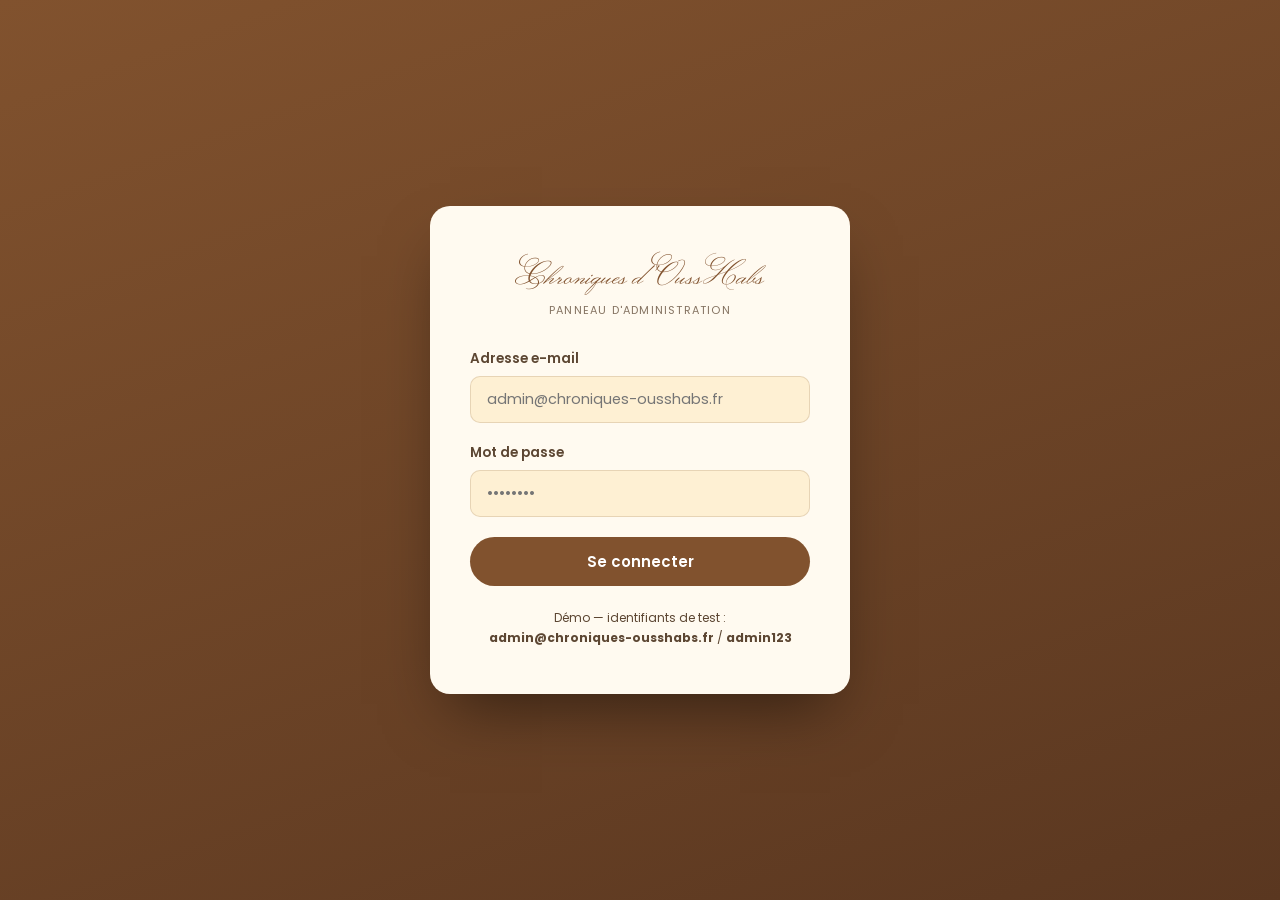
<file: stories.html>
<!DOCTYPE html>
<html lang="fr">
<head>
    <meta charset="UTF-8">
    <meta name="viewport" content="width=device-width, initial-scale=1.0">
    <title>Histoires — Admin OussHabs</title>
    <link rel="stylesheet" href="admin.css">
</head>
<body class="admin-body">
    <div class="admin-shell">
        <aside class="admin-sidebar">
            <div class="admin-logo">OussHabs</div>
            <div class="admin-logo-sub">Administration</div>
            <nav class="admin-nav">
                <a href="dashboard.html"><span class="dot"></span> Tableau de bord</a>
                <a href="stories.html"><span class="dot"></span> Histoires</a>
                <a href="users.html"><span class="dot"></span> Utilisateurs</a>
                <a href="messages.html"><span class="dot"></span> Messages</a>
            </nav>
            <div class="admin-sidebar-footer">
                <a href="../index.html" class="admin-view-site">← Voir le site</a>
                <button class="admin-logout" data-admin-logout>Déconnexion</button>
            </div>
        </aside>

        <main class="admin-main">
            <div class="admin-topbar">
                <div>
                    <h1>Histoires</h1>
                    <p>Gère les histoires publiées sur le site.</p>
                </div>
                <a href="story-form.html"><button class="btn">+ Nouvelle histoire</button></a>
            </div>

            <div class="admin-panel">
                <div class="admin-panel-head">
                    <h2>Toutes les histoires</h2>
                    <input type="text" class="admin-search" placeholder="Rechercher..." data-story-search>
                </div>
                <div class="admin-table-wrap">
                    <table class="admin-table">
                        <thead>
                            <tr><th>Titre</th><th>Catégorie</th><th>Auteur</th><th>Vues</th><th>Créée le</th><th>Actions</th></tr>
                        </thead>
                        <tbody data-stories-body></tbody>
                    </table>
                </div>
            </div>
        </main>
    </div>

    <script src="../db.js"></script>
    <script src="admin.js"></script>
</body>
</html>
</file>
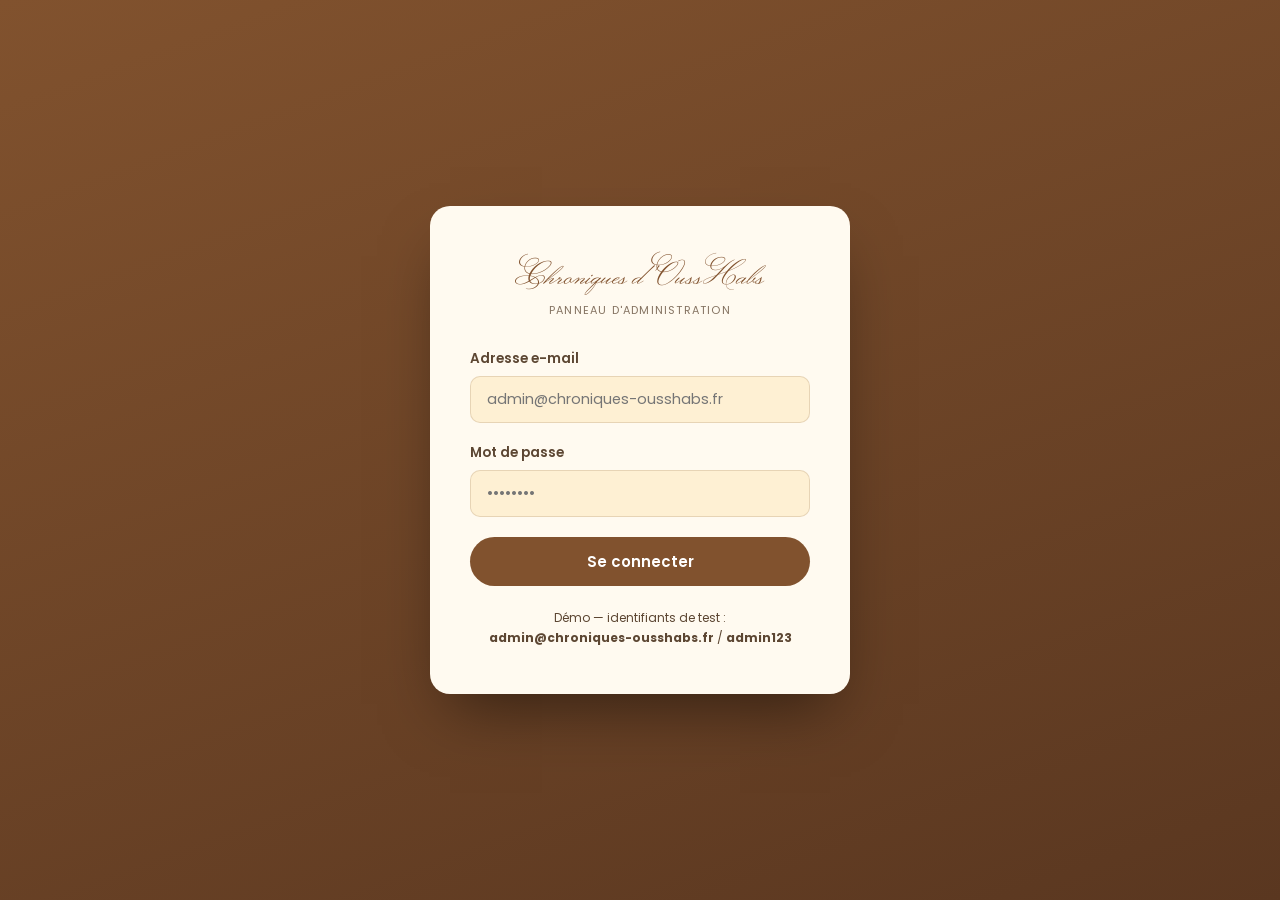
<file: story-form.html>
<!DOCTYPE html>
<html lang="fr">
<head>
    <meta charset="UTF-8">
    <meta name="viewport" content="width=device-width, initial-scale=1.0">
    <title>Nouvelle histoire — Admin OussHabs</title>
    <link rel="stylesheet" href="admin.css">
</head>
<body class="admin-body">
    <div class="admin-shell">
        <aside class="admin-sidebar">
            <div class="admin-logo">OussHabs</div>
            <div class="admin-logo-sub">Administration</div>
            <nav class="admin-nav">
                <a href="dashboard.html"><span class="dot"></span> Tableau de bord</a>
                <a href="stories.html" class="active"><span class="dot"></span> Histoires</a>
                <a href="users.html"><span class="dot"></span> Utilisateurs</a>
                <a href="messages.html"><span class="dot"></span> Messages</a>
            </nav>
            <div class="admin-sidebar-footer">
                <a href="../index.html" class="admin-view-site">← Voir le site</a>
                <button class="admin-logout" data-admin-logout>Déconnexion</button>
            </div>
        </aside>

        <main class="admin-main">
            <div class="admin-topbar">
                <div>
                    <h1>Nouvelle histoire</h1>
                    <p>Remplis les champs ci-dessous pour publier ou modifier une histoire.</p>
                </div>
            </div>

            <div class="admin-panel">
                <form data-story-form>
                    <div class="admin-form-grid">
                        <div class="field">
                            <label for="s-title">Titre</label>
                            <input type="text" id="s-title" placeholder="Le Sentier des Brumes" required>
                        </div>
                        <div class="field">
                            <label for="s-category">Catégorie</label>
                            <input type="text" id="s-category" placeholder="Aventure, Mystère, Romance..." required>
                        </div>
                        <div class="field">
                            <label for="s-author">Auteur</label>
                            <input type="text" id="s-author" placeholder="OussHabs">
                        </div>
                        <div class="field">
                            <label for="s-readtime">Temps de lecture</label>
                            <input type="text" id="s-readtime" placeholder="7 min">
                        </div>
                        <div class="field full">
                            <label for="s-excerpt">Extrait (affiché sur les cartes)</label>
                            <textarea id="s-excerpt" placeholder="Une ou deux phrases qui donnent envie de lire la suite..." required></textarea>
                        </div>
                        <div class="field full">
                            <label for="s-content">Texte complet</label>
                            <textarea id="s-content" class="content-area" placeholder="Écris ou colle le texte de l'histoire ici. Sépare chaque paragraphe par une ligne vide." required></textarea>
                        </div>
                        <p class="field-hint full">Astuce : laisse une ligne vide entre chaque paragraphe — c'est ce qui sépare les paragraphes sur la page de lecture.</p>
                    </div>
                    <div class="form-actions">
                        <button type="submit" class="form-submit">Publier l'histoire</button>
                        <a href="stories.html"><button type="button" class="btn-outline">Annuler</button></a>
                    </div>
                </form>
            </div>
        </main>
    </div>

    <script src="../db.js"></script>
    <script src="admin.js"></script>
</body>
</html>
</file>
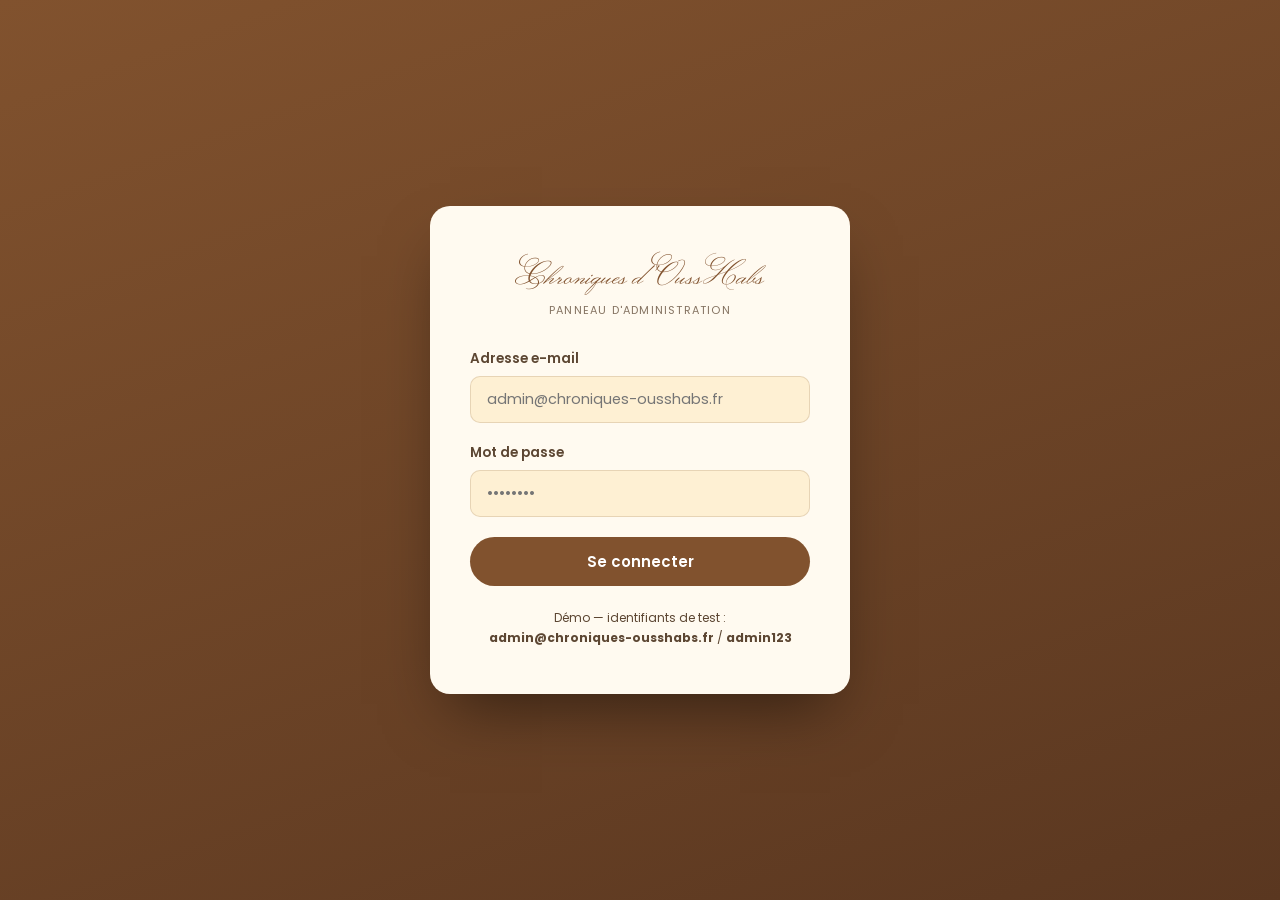
<file: users.html>
<!DOCTYPE html>
<html lang="fr">
<head>
    <meta charset="UTF-8">
    <meta name="viewport" content="width=device-width, initial-scale=1.0">
    <title>Utilisateurs — Admin OussHabs</title>
    <link rel="stylesheet" href="admin.css">
</head>
<body class="admin-body">
    <div class="admin-shell">
        <aside class="admin-sidebar">
            <div class="admin-logo">OussHabs</div>
            <div class="admin-logo-sub">Administration</div>
            <nav class="admin-nav">
                <a href="dashboard.html"><span class="dot"></span> Tableau de bord</a>
                <a href="stories.html"><span class="dot"></span> Histoires</a>
                <a href="users.html"><span class="dot"></span> Utilisateurs</a>
                <a href="messages.html"><span class="dot"></span> Messages</a>
            </nav>
            <div class="admin-sidebar-footer">
                <a href="../index.html" class="admin-view-site">← Voir le site</a>
                <button class="admin-logout" data-admin-logout>Déconnexion</button>
            </div>
        </aside>

        <main class="admin-main">
            <div class="admin-topbar">
                <div>
                    <h1>Utilisateurs</h1>
                    <p>Gère les comptes inscrits sur le site.</p>
                </div>
            </div>

            <div class="admin-panel">
                <div class="admin-panel-head">
                    <h2>Ajouter un utilisateur</h2>
                </div>
                <form data-add-user-form>
                    <div class="admin-form-grid">
                        <div class="field">
                            <label for="u-prenom">Prénom</label>
                            <input type="text" id="u-prenom" placeholder="Prénom" required>
                        </div>
                        <div class="field">
                            <label for="u-nom">Nom</label>
                            <input type="text" id="u-nom" placeholder="Nom">
                        </div>
                        <div class="field full">
                            <label for="u-email">Adresse e-mail</label>
                            <input type="email" id="u-email" placeholder="email@exemple.com" required>
                        </div>
                    </div>
                    <div class="form-actions">
                        <button type="submit" class="form-submit">Ajouter</button>
                    </div>
                </form>
            </div>

            <div class="admin-panel">
                <div class="admin-panel-head">
                    <h2>Tous les utilisateurs</h2>
                    <input type="text" class="admin-search" placeholder="Rechercher..." data-user-search>
                </div>
                <div class="admin-table-wrap">
                    <table class="admin-table">
                        <thead>
                            <tr><th>Nom</th><th>E-mail</th><th>Inscrit le</th><th>Statut</th><th>Actions</th></tr>
                        </thead>
                        <tbody data-users-body></tbody>
                    </table>
                </div>
            </div>
        </main>
    </div>

    <script src="../db.js"></script>
    <script src="admin.js"></script>
</body>
</html>
</file>
<file: Nouveau dossier/styles.css>
:root{
    --noir:#0b0a08;
    --noir-2:#141210;
    --noir-3:#1c1916;
    --or:#FDBF2D;
    --or-deep:#C9932A;
    --or-pale:#F3D98B;
    --creme:#F6F1E6;
    --texte:#EAE2D2;
    --texte-mute:#B8AE9A;
    --serif:'Times New Roman', Georgia, 'Liberation Serif', serif;
    --script:'Mrs Saint Delafield','Brush Script MT',cursive;
    --radius:18px;
    --maxw:1280px;
  }
  *{box-sizing:border-box;}
  html{scroll-behavior:smooth;}
  body{
    margin:0;
    background:var(--noir);
    color:var(--texte);
    font-family:var(--serif);
    -webkit-font-smoothing:antialiased;
  }
  img{max-width:100%;display:block;}
  a{color:inherit;text-decoration:none;}
  ::selection{background:var(--or);color:#0b0a08;}
  :focus-visible{outline:2px solid var(--or);outline-offset:3px;}

  .wrap{max-width:var(--maxw);margin:0 auto;padding:0 32px;}

  /* ---------- HEADER ---------- */
  header{
    position:sticky;top:0;z-index:100;
    background:black;
    backdrop-filter:blur(10px);
    border-bottom:1px solid rgba(253,191,45,0.14);
  }
  .header-inner{
    max-width:var(--maxw);
    margin:0 auto;
    padding:14px 32px;
    display:flex;
    align-items:center;
    gap:28px;
  }
  .logo {
    display:flex;
    align-items:center;
    gap:12px;
    flex-shrink:0;
  }
  .logo img{
    height: 60px;
    width:auto;
  }

  .search-box{
    flex:1 1 260px;
    max-width:340px;
    display:flex;
    align-items:center;
    gap:8px;
    background:rgba(255,255,255,.04);
    border:3px solid rgba(253,191,45,.35);
    border-radius:999px;
    padding:9px 16px;
  }
  .search-box input{
    background:transparent;
    border:none;
    outline:none;
    color:white;
    font-family:var(--serif);
    font-size:16px;
    width:100%;
  }
  .search-box input::placeholder{color:var(--or-pale);}
  .search-box svg{flex-shrink:0;opacity:.7;}

  nav.main-nav{
    display:flex;
    align-items:center;
    gap:36px;
    margin-left:auto;
    flex-wrap:wrap;
  }
  nav.main-nav a{
    font-size:20px;
    font-weight: 500;
    color:var(--or-pale);
    position:relative;
    padding:4px 0;
    transition:color .2s ease;
  }
  nav.main-nav a::after{
    content:"";
    position:absolute;
    left:0;
    bottom:-2px;
    width:0;
    height:1px;
    background:var(--or);
    transition:width .25s ease;
  }
  nav.main-nav a:hover{color:var(--or);}
  nav.main-nav a:hover::after{width:100%;}

  .btn{
    font-family:var(--serif);
    font-size:20px;
    font-weight:700;
    letter-spacing:.2px;
    padding:10px 22px;
    border-radius:999px;
    cursor:pointer;
    border:none;
    display:inline-block;
    transition:transform .2s ease, box-shadow .2s ease, background .2s ease;
  }
  .btn-ghost{
    color:var(--or-pale);
    border-color:rgba(253,191,45,.4);
    background:transparent;
  }
  .btn-ghost:hover{
    background:var(--or-pale);
    border-color:var(--or);
    color:black;
  }
  .btn-solid{
    background:var(--or);
    color:#141210;
  }
  .btn-solid:hover{
    background:var(--or-pale);
    box-shadow:0 6px 22px rgba(253,191,45,.35);
    transform:translateY(-1px);}
  .btn-outline-lt{
    background:transparent;
    color:var(--creme);
    border:2px solid rgba(253,191,45,.35);
  }
  .btn-outline-lt:hover{
    background:var(--or);
    border-color:var(--creme);
    color:black
  }

  .burger{display:none;background:none;border:none;color:var(--or);font-size:26px;cursor:pointer;}

  /* ---------- HERO / CARROUSEL ---------- */
  .hero{position:relative;height:88vh;min-height:560px;overflow:hidden;}
  .slide{
    position:absolute;inset:0;opacity:0;
    background-size:cover;background-position:center;
    animation:none;transition:opacity 1.4s ease;
    filter:sepia(.35) saturate(1.25) contrast(1.05) brightness(.62);
    transform:scale(1.08);
  }
  .slide.active{opacity:1;animation:kenburns 9s ease-out forwards;}
  @keyframes kenburns{from{transform:scale(1.14);}to{transform:scale(1.02);}}
  .hero-scrim{
    position:absolute;inset:0;
    background:
      linear-gradient(180deg, rgba(11,10,8,.55) 0%, rgba(11,10,8,.30) 32%, rgba(11,10,8,.55) 68%, rgba(11,10,8,.96) 100%),
      linear-gradient(90deg, rgba(11,10,8,.55) 0%, rgba(11,10,8,0) 30%, rgba(11,10,8,0) 70%, rgba(11,10,8,.55) 100%);
  }
  .hero-content{
    position:relative;z-index:3;height:100%;
    display:flex;flex-direction:column;align-items:center;justify-content:center;
    text-align:center;padding:0 24px;
  }
  .hero-eyebrow{
    font-family:var(--serif);letter-spacing:4px;text-transform:uppercase;font-size:12px;
    color:var(--or-pale);opacity:.85;margin-bottom:18px;
  }
  .hero-title{
    font-family:var(--script);font-weight:400;
    font-size:clamp(2.6rem,6vw,5rem);line-height:1.05;color:var(--creme);
    margin:0 0 6px 0;
  }
  .hero-title .accent{color:var(--or);}
  .hero-tagline{
    font-family:var(--serif);font-weight:700;font-size:clamp(1.15rem,2.4vw,1.65rem);
    color:var(--or);margin:14px 0 10px;letter-spacing:.3px;
  }
  .hero-desc{
    max-width:620px;
    color:var(--texte);
    opacity:.92;
    font-size:20px;
    line-height:1.65;
    margin:0 auto 34px;
  }
  .hero-ctas{
    display:flex;
    gap:16px;
    flex-wrap:wrap;
    justify-content:center;}
  .btn-lg{
    padding:14px 32px;
    font-size:20px;}

  .hero-dots{
    position:absolute;bottom:26px;left:0;right:0;z-index:4;
    display:flex;gap:9px;justify-content:center;
  }
  .hero-dots button{
    width:26px;height:3px;border:none;background:rgba(246,241,230,.32);cursor:pointer;
    border-radius:2px;padding:0;transition:background .25s ease, width .25s ease;
  }
  .hero-dots button.active{background:var(--or);width:40px;}

  /* ---------- SECTIONS ---------- */
  section{padding:88px 0;}
  .section-head{text-align:center;margin-bottom:52px;}
  .section-eyebrow{
    font-family:var(--serif);font-size:12px;letter-spacing:4px;text-transform:uppercase;
    color:var(--texte-mute);margin-bottom:10px;
  }
  .section-title{
    font-family:var(--serif);font-weight:700;font-size:clamp(1.7rem,3.4vw,2.6rem);color:var(--creme);
    margin:0;
  }
  .section-title.script{font-family:var(--script);font-weight:400;font-size:clamp(2.2rem,4.4vw,3.4rem);color:var(--or);}
  .section-sub{color:var(--texte-mute);font-size:15.5px;margin-top:12px;max-width:520px;margin-left:auto;margin-right:auto;}

  .card-row{
    display:grid;grid-template-columns:repeat(4,1fr);gap:26px;
  }
  .card-row.five{grid-template-columns:repeat(5,1fr);}
  .story-card{position:relative;}
  .cover{
    position:relative;aspect-ratio:3/4.4;border-radius:var(--radius);overflow:hidden;
    background:linear-gradient(145deg,#211d18,#141210);
    box-shadow:0 14px 30px rgba(0,0,0,.45);
    border:1px solid rgba(253,191,45,.12);
    transition:transform .35s ease, box-shadow .35s ease, border-color .35s ease;
  }
  .cover img{width:100%;height:100%;object-fit:cover;transition:transform .5s ease;}
  .cover::before{
    content:"";position:absolute;left:0;top:0;bottom:0;width:6px;
    background:linear-gradient(180deg,var(--or),var(--or-deep));
    opacity:0;transition:opacity .35s ease;
    box-shadow:2px 0 12px rgba(253,191,45,.5);
  }
  .cover .placeholder-mark{
    position:absolute;inset:0;display:flex;align-items:center;justify-content:center;
    font-family:var(--script);font-size:2.4rem;color:rgba(253,191,45,.28);
  }
  .story-card:hover .cover{transform:translateY(-8px) rotate(-0.4deg);box-shadow:0 22px 40px rgba(0,0,0,.55);border-color:rgba(253,191,45,.4);}
  .story-card:hover .cover::before{opacity:1;}
  .story-card:hover .cover img{transform:scale(1.06);}
  .story-meta{padding-top:14px;text-align:center;}
  .story-title{font-weight:700;font-size:15.5px;color:var(--creme);margin:0;}
  .story-author{font-size:13px;color:var(--texte-mute);margin-top:3px;}

  .cta-row{text-align:center;margin-top:52px;}

  /* categories */
  .cat-row{display:flex;flex-wrap:wrap;gap:14px;justify-content:center;max-width:920px;margin:0 auto;}
  .cat-chip{
    font-family:var(--serif);font-weight:700;font-size:14.5px;
    padding:12px 26px;border-radius:999px;border:1.5px solid;
    cursor:pointer;background:rgba(255,255,255,.02);
    transition:transform .2s ease, background .2s ease;
  }
  .cat-chip:hover{transform:translateY(-2px);}
  .c1{color:#8FB88A;border-color:#8FB88A;}
  .c2{color:#E7B4A8;border-color:#E7B4A8;}
  .c3{color:#C9A6E0;border-color:#C9A6E0;}
  .c4{color:#E0A9AE;border-color:#E0A9AE;}
  .c5{color:#E85B62;border-color:#E85B62;}
  .c6{color:var(--creme);border-color:var(--creme);}
  .c7{color:#FF5A5A;border-color:#FF5A5A;}
  .c8{color:var(--noir);background:var(--creme);border-color:var(--creme);}
  .c9{color:#4FCB7A;border-color:#4FCB7A;}
  .cat-chip:hover{filter:brightness(1.3);}

  /* tagline strip */
  .strip{
    padding:70px 0;text-align:center;
    background:radial-gradient(ellipse at center, rgba(253,191,45,.08), transparent 70%);
    border-top:1px solid rgba(253,191,45,.12);border-bottom:1px solid rgba(253,191,45,.12);
  }
  .strip p{font-family:var(--serif);font-size:clamp(1.2rem,2.6vw,1.7rem);color:var(--creme);max-width:640px;margin:0 auto;font-style:italic;}

  /* footer */
  footer{background:#060504;padding:80px 0 28px;border-top:1px solid rgba(253,191,45,.12);}
  .footer-top{display:flex;flex-wrap:wrap;gap:60px;justify-content:space-between;margin-bottom:56px;}
  .footer-brand{max-width:360px;}
  .footer-brand-head{display:flex;align-items:center;gap:14px;margin-bottom:18px;}
  .footer-brand-head img{height: 60px;width:auto;}
  .footer-brand-head span{font-family:var(--serif);font-weight:700;font-size:20px;color:var(--or);text-shadow:0 0 18px rgba(253,191,45,.25);}
  .footer-brand p{color:var(--texte-mute);font-size:16px;line-height:1.7;}
  .footer-cols{display:flex;gap:64px;flex-wrap:wrap;}
  .footer-col h4{font-family:var(--serif);font-size:20px;letter-spacing:2px;color:var(--or);margin:0 0 18px;}
  .footer-col a{display:block;color:var(--texte-mute);font-size:18px;margin-bottom:12px;transition:color .2s ease;}
  .footer-col a:hover{color:var(--or-pale);}
  .footer-bottom{
    border-top:1px solid rgba(253,191,45,.1);padding-top:26px;
    text-align:center;color:var(--texte-mute);font-size:14px;letter-spacing:.3px;
  }

  /* responsive */
  @media (max-width:980px){
    nav.main-nav{
      position:fixed;inset:0 0 0 auto;width:78vw;max-width:340px;height:100vh;
      background:var(--noir-2);flex-direction:column;align-items:flex-start;
      padding:100px 30px 30px;gap:22px;transform:translateX(100%);
      transition:transform .35s ease;border-left:1px solid rgba(253,191,45,.15);
    }
    nav.main-nav.open{transform:translateX(0);}
    .search-box{order:3;flex-basis:100%;max-width:none;margin-top:4px;}
    .burger{display:block;margin-left:auto;}
    .card-row{grid-template-columns:repeat(2,1fr);}
    .card-row.five{grid-template-columns:repeat(2,1fr);}
    .footer-top{flex-direction:column;gap:40px;}
  }
  @media (max-width:520px){
    .wrap,.header-inner{padding-left:18px;padding-right:18px;}
    section{padding:60px 0;}
    .card-row,.card-row.five{grid-template-columns:repeat(2,1fr);gap:16px;}
  }

  @media (prefers-reduced-motion: reduce){
    html{scroll-behavior:auto;}
    .slide{transition:opacity .01s linear;animation:none !important;transform:none !important;}
    .story-card:hover .cover,.story-card:hover .cover img{transform:none;}
  }

  @font-face{
    font-family:'Mrs Saint Delafield';
    src:local('Mrs Saint Delafield');
  }
</file>
<file: admin.css>
@import url('../style.css');

/* ============================
   LAYOUT ADMIN
   ============================ */
body.admin-body {
    background-color: var(--cream-deep);
}

.admin-shell {
    display: flex;
    min-height: 100vh;
}

/* ---- Sidebar ---- */
.admin-sidebar {
    width: 250px;
    flex-shrink: 0;
    background-color: var(--brown-deep);
    color: rgba(255, 250, 240, 0.85);
    display: flex;
    flex-direction: column;
    padding: 28px 20px;
    position: sticky;
    top: 0;
    height: 100vh;
}

.admin-logo {
    font-family: "Monsieur La Doulaise", cursive;
    font-size: 30px;
    color: #fff;
    margin-bottom: 4px;
}

.admin-logo-sub {
    font-size: 11px;
    text-transform: uppercase;
    letter-spacing: 1.2px;
    color: var(--cream);
    opacity: 0.75;
    margin-bottom: 40px;
}

.admin-nav {
    display: flex;
    flex-direction: column;
    gap: 4px;
    flex: 1;
}

.admin-nav a {
    display: flex;
    align-items: center;
    gap: 12px;
    padding: 12px 14px;
    border-radius: var(--radius-sm);
    font-size: 14.5px;
    font-weight: 500;
    color: rgba(255, 250, 240, 0.78);
    transition: 0.3s;
}

.admin-nav a .dot {
    width: 6px;
    height: 6px;
    border-radius: 50%;
    background-color: currentColor;
    opacity: 0.6;
}

.admin-nav a:hover {
    background-color: rgba(255, 250, 240, 0.08);
    color: #fff;
}

.admin-nav a.active {
    background-color: rgba(255, 250, 240, 0.14);
    color: #fff;
    font-weight: 600;
}

.admin-sidebar-footer {
    border-top: 1px solid rgba(255, 250, 240, 0.15);
    padding-top: 18px;
    display: flex;
    flex-direction: column;
    gap: 10px;
}

.admin-view-site {
    font-size: 13px;
    color: rgba(255, 250, 240, 0.7);
}

.admin-view-site:hover {
    color: #fff;
}

.admin-logout {
    background: none;
    border: 1px solid rgba(255, 250, 240, 0.3);
    color: rgba(255, 250, 240, 0.9);
    padding: 9px 14px;
    border-radius: var(--radius-sm);
    font-size: 13.5px;
    cursor: pointer;
    transition: 0.3s;
}

.admin-logout:hover {
    background-color: rgba(255, 250, 240, 0.12);
}

/* ---- Main content ---- */
.admin-main {
    flex: 1;
    padding: 34px 42px 60px;
    max-width: 100%;
    overflow-x: hidden;
}

.admin-topbar {
    display: flex;
    justify-content: space-between;
    align-items: flex-start;
    margin-bottom: 34px;
    gap: 20px;
    flex-wrap: wrap;
}

.admin-topbar h1 {
    font-size: 26px;
    font-weight: 600;
    color: var(--ink);
}

.admin-topbar p {
    color: var(--ink-soft);
    font-size: 14px;
    margin-top: 4px;
}

/* ---- Stat cards ---- */
.stat-grid {
    display: grid;
    grid-template-columns: repeat(4, 1fr);
    gap: 20px;
    margin-bottom: 40px;
}

.stat-card {
    background-color: var(--paper);
    border-radius: var(--radius);
    padding: 24px 26px;
    box-shadow: var(--shadow);
    border-left: 4px solid var(--brown-light);
}

.stat-card .stat-label {
    font-size: 12.5px;
    text-transform: uppercase;
    letter-spacing: 0.5px;
    color: var(--gold);
    font-weight: 600;
}

.stat-card .stat-value {
    font-size: 32px;
    font-weight: 700;
    color: var(--ink);
    margin-top: 8px;
}

.stat-card .stat-sub {
    font-size: 12.5px;
    color: var(--ink-soft);
    margin-top: 4px;
}

/* ---- Panels ---- */
.admin-panel {
    background-color: var(--paper);
    border-radius: var(--radius);
    box-shadow: var(--shadow);
    padding: 28px 30px;
    margin-bottom: 30px;
}

.admin-panel-head {
    display: flex;
    justify-content: space-between;
    align-items: center;
    margin-bottom: 22px;
    gap: 16px;
    flex-wrap: wrap;
}

.admin-panel-head h2 {
    font-size: 18px;
    font-weight: 600;
}

.admin-search {
    padding: 9px 16px;
    border-radius: 50px;
    border: 1.5px solid var(--line);
    background-color: var(--cream);
    font-size: 13.5px;
    min-width: 220px;
    outline: none;
}

.admin-search:focus {
    border-color: var(--brown-light);
}

/* ---- Tables ---- */
.admin-table-wrap {
    overflow-x: auto;
}

table.admin-table {
    width: 100%;
    border-collapse: collapse;
}

.admin-table th {
    text-align: left;
    font-size: 12px;
    text-transform: uppercase;
    letter-spacing: 0.5px;
    color: var(--ink-soft);
    padding: 10px 14px;
    border-bottom: 2px solid var(--line);
}

.admin-table td {
    padding: 14px;
    border-bottom: 1px solid var(--line);
    font-size: 14px;
    color: var(--ink);
    vertical-align: middle;
}

.admin-table tr:last-child td {
    border-bottom: none;
}

.admin-table tr:hover td {
    background-color: var(--cream);
}

.pill-tag {
    display: inline-block;
    padding: 4px 12px;
    border-radius: 50px;
    font-size: 12px;
    font-weight: 600;
    background-color: var(--cream-deep);
    color: var(--brown-deep);
}

.pill-tag.unread {
    background-color: rgba(201, 154, 74, 0.2);
    color: var(--gold);
}

.row-actions {
    display: flex;
    gap: 8px;
}

.icon-btn {
    border: 1px solid var(--line);
    background-color: var(--paper);
    padding: 7px 14px;
    border-radius: var(--radius-sm);
    font-size: 12.5px;
    font-weight: 600;
    cursor: pointer;
    color: var(--ink-soft);
    transition: 0.25s;
}

.icon-btn:hover {
    border-color: var(--brown-light);
    color: var(--brown-deep);
}

.icon-btn.danger:hover {
    border-color: #b3413a;
    color: #b3413a;
}

.empty-state {
    text-align: center;
    padding: 50px 20px;
    color: var(--ink-soft);
    font-size: 14px;
}

/* ---- Story/user form ---- */
.admin-form-grid {
    display: grid;
    grid-template-columns: 1fr 1fr;
    gap: 18px;
}

.admin-form-grid .full {
    grid-column: 1 / -1;
}

.admin-panel .field textarea {
    min-height: 90px;
}

.admin-panel .field textarea.content-area {
    min-height: 260px;
    font-family: "Cormorant Garamond", serif;
    font-size: 16px;
    line-height: 1.7;
}

.field-hint {
    font-size: 12px;
    color: var(--ink-soft);
    margin-top: -12px;
    margin-bottom: 18px;
}

.form-actions {
    display: flex;
    gap: 12px;
    margin-top: 10px;
}

.form-actions .form-submit {
    width: auto;
    padding: 12px 30px;
}

/* ---- Login page ---- */
.admin-login-wrap {
    min-height: 100vh;
    display: flex;
    align-items: center;
    justify-content: center;
    background: linear-gradient(160deg, var(--brown-deep), #5a3720);
    padding: 20px;
}

.admin-login-card {
    background-color: var(--paper);
    max-width: 420px;
    width: 100%;
    border-radius: var(--radius);
    box-shadow: 0 30px 60px -20px rgba(0, 0, 0, 0.5);
    padding: 46px 40px;
}

.admin-login-card .admin-logo {
    color: var(--brown-deep);
    text-align: center;
}

.admin-login-card .admin-logo-sub {
    color: var(--ink-soft);
    text-align: center;
    margin-bottom: 30px;
}

.admin-error {
    background-color: rgba(179, 65, 58, 0.1);
    color: #b3413a;
    font-size: 13px;
    padding: 10px 14px;
    border-radius: var(--radius-sm);
    margin-bottom: 18px;
    display: none;
}

.admin-error.show {
    display: block;
}

.admin-hint {
    text-align: center;
    font-size: 12px;
    color: var(--ink-soft);
    margin-top: 22px;
    line-height: 1.7;
}

/* ---- Responsive ---- */
@media (max-width: 1000px) {
    .stat-grid {
        grid-template-columns: repeat(2, 1fr);
    }
    .admin-form-grid {
        grid-template-columns: 1fr;
    }
}

@media (max-width: 760px) {
    .admin-shell {
        flex-direction: column;
    }
    .admin-sidebar {
        width: 100%;
        height: auto;
        position: relative;
        flex-direction: row;
        align-items: center;
        flex-wrap: wrap;
        padding: 18px 20px;
    }
    .admin-logo, .admin-logo-sub {
        margin-bottom: 0;
    }
    .admin-nav {
        flex-direction: row;
        flex-wrap: wrap;
        width: 100%;
        margin-top: 16px;
    }
    .admin-sidebar-footer {
        flex-direction: row;
        border-top: none;
        margin-top: 14px;
        width: 100%;
        justify-content: space-between;
    }
    .admin-main {
        padding: 26px 18px 50px;
    }
    .stat-grid {
        grid-template-columns: 1fr;
    }
}
</file>
<file: style.css>
@import url('https://fonts.googleapis.com/css2?family=Monsieur+La+Doulaise&family=Cormorant+Garamond:ital,wght@0,400;0,500;0,600;0,700;1,400;1,500&family=Poppins:ital,wght@0,100;0,200;0,300;0,400;0,500;0,600;0,700;0,800;0,900;1,100;1,200;1,300;1,400;1,500;1,600;1,700;1,800;1,900&display=swap');

/* ============================
   TOKENS
   ============================ */
:root {
    --cream: #fef0d3;
    --cream-deep: #f7e2b3;
    --paper: #fffaf0;
    --brown-deep: #81522e;
    --brown-light: #af6d3b;
    --ink: #2b1c10;
    --ink-soft: #5c4632;
    --gold: #c99a4a;
    --line: rgba(129, 82, 46, 0.18);
    --shadow: 0 18px 40px -20px rgba(43, 28, 16, 0.35);
    --radius: 20px;
    --radius-sm: 10px;
    --ease: cubic-bezier(0.22, 1, 0.36, 1);
}

* {
    margin: 0;
    padding: 0;
    box-sizing: border-box;
    font-family: "Poppins", sans-serif;
}

html {
    scroll-behavior: smooth;
}

body {
    min-height: 100vh;
    background-color: var(--cream);
    color: var(--ink);
    overflow-x: hidden;
}

a {
    text-decoration: none;
    color: inherit;
}

img {
    display: block;
    max-width: 100%;
}

ul {
    list-style: none;
}

button {
    font-family: inherit;
}

.container {
    max-width: 1180px;
    margin: 0 auto;
    padding: 0 30px;
}

/* ============================
   HEADER / NAV
   ============================ */
header {
    display: flex;
    justify-content: space-between;
    align-items: center;
    padding: 18px 30px;
    position: sticky;
    top: 0;
    z-index: 100;
    background-color: rgba(254, 240, 211, 0.9);
    backdrop-filter: blur(10px);
    border-bottom: 1px solid var(--line);
}

.logo {
    font-weight: bold;
    font-size: 25px;
    color: var(--brown-deep);
    letter-spacing: 0.2px;
}

.logo span {
    font-family: "Monsieur La Doulaise", cursive;
    font-size: 34px;
    color: var(--brown-light);
}

.nav-toggle {
    display: none;
    flex-direction: column;
    gap: 5px;
    background: none;
    border: none;
    cursor: pointer;
    z-index: 101;
}

.nav-toggle span {
    width: 26px;
    height: 2px;
    background-color: var(--brown-deep);
    transition: 0.35s var(--ease);
}

.menu ul {
    display: flex;
    gap: 36px;
    align-items: center;
}

.menu a {
    color: var(--ink-soft);
    font-size: 15px;
    font-weight: 500;
    position: relative;
    transition: 0.3s;
}

.menu a::after {
    content: "";
    position: absolute;
    left: 0;
    bottom: -6px;
    width: 0;
    height: 2px;
    background-color: var(--brown-light);
    transition: width 0.3s var(--ease);
}

.menu a:hover {
    color: var(--brown-deep);
}

.menu a:hover::after,
.menu a.active::after {
    width: 100%;
}

.menu a.active {
    color: var(--brown-deep);
    font-weight: 600;
}

.btn {
    padding: 10px 28px;
    font-size: 15px;
    font-weight: 500;
    border: none;
    border-radius: 50px;
    cursor: pointer;
    background-color: var(--brown-deep);
    color: #fff;
    transition: 0.35s var(--ease);
}

.btn:hover {
    background-color: var(--brown-light);
    transform: translateY(-2px);
    box-shadow: 0 10px 20px -8px rgba(129, 82, 46, 0.5);
}

.btn-outline {
    padding: 10px 28px;
    font-size: 15px;
    font-weight: 500;
    border: 1.5px solid var(--brown-deep);
    border-radius: 50px;
    cursor: pointer;
    background-color: transparent;
    color: var(--brown-deep);
    transition: 0.35s var(--ease);
}

.btn-outline:hover {
    background-color: var(--brown-deep);
    color: #fff;
    transform: translateY(-2px);
}

/* ============================
   HERO / HOME
   ============================ */
.home {
    display: flex;
    align-items: center;
    text-align: center;
    flex-direction: column;
    padding: 60px 20px 20px;
    position: relative;
}

.home h4 {
    font-family: "Monsieur la Doulaise", cursive;
    font-size: 52px;
    color: var(--brown-deep);
    font-weight: 400;
}

.home p {
    max-width: 560px;
    margin: 18px auto 0;
    line-height: 1.9;
    color: var(--ink-soft);
    font-size: 15.5px;
}

.hero-actions {
    display: flex;
    gap: 18px;
    margin-top: 34px;
}

.images {
    margin-top: 50px;
    display: flex;
    align-items: center;
    justify-content: center;
    gap: 20px;
    padding: 0 20px;
}

.images img {
    width: 20%;
    height: 250px;
    object-fit: cover;
    border-radius: var(--radius);
    transition: 0.5s var(--ease);
    box-shadow: var(--shadow);
}

.images img:hover {
    width: 22%;
    cursor: pointer;
    filter: contrast(1.1);
}

/* ============================
   SECTION HEADINGS
   ============================ */
.section {
    padding: 90px 0;
}

.section-alt {
    background-color: var(--cream-deep);
}

.section-head {
    text-align: center;
    max-width: 620px;
    margin: 0 auto 50px;
}

.eyebrow {
    display: inline-block;
    font-family: "Monsieur La Doulaise", cursive;
    font-size: 26px;
    color: var(--brown-light);
    margin-bottom: 6px;
}

.section-head h2 {
    font-size: 34px;
    font-weight: 600;
    color: var(--ink);
}

.section-head p {
    margin-top: 14px;
    color: var(--ink-soft);
    line-height: 1.8;
    font-size: 15px;
}

/* ============================
   CATEGORY PILLS
   ============================ */
.categories {
    display: flex;
    flex-wrap: wrap;
    gap: 12px;
    justify-content: center;
}

.cat-pill {
    padding: 9px 22px;
    border-radius: 50px;
    border: 1.5px solid var(--line);
    background-color: var(--paper);
    font-size: 14px;
    font-weight: 500;
    color: var(--ink-soft);
    cursor: pointer;
    transition: 0.3s var(--ease);
}

.cat-pill:hover,
.cat-pill.active {
    background-color: var(--brown-deep);
    color: #fff;
    border-color: var(--brown-deep);
}

/* ============================
   STORY CARDS
   ============================ */
.story-grid {
    display: grid;
    grid-template-columns: repeat(3, 1fr);
    gap: 30px;
    margin-top: 46px;
}

.story-card {
    background-color: var(--paper);
    border-radius: var(--radius);
    overflow: hidden;
    box-shadow: var(--shadow);
    transition: transform 0.45s var(--ease), box-shadow 0.45s var(--ease);
    display: flex;
    flex-direction: column;
}

.story-card:hover {
    transform: translateY(-8px) rotate(-0.3deg);
    box-shadow: 0 26px 46px -18px rgba(43, 28, 16, 0.4);
}

.story-cover {
    height: 190px;
    background: linear-gradient(135deg, var(--brown-light), var(--brown-deep));
    position: relative;
    display: flex;
    align-items: flex-end;
    padding: 16px;
}

.story-ribbon {
    position: absolute;
    top: 14px;
    left: 14px;
    background-color: rgba(255, 250, 240, 0.92);
    color: var(--brown-deep);
    font-size: 12px;
    font-weight: 600;
    padding: 5px 14px;
    border-radius: 50px;
    letter-spacing: 0.3px;
}

.story-cover span {
    font-family: "Monsieur La Doulaise", cursive;
    font-size: 30px;
    color: rgba(255, 255, 255, 0.85);
}

.story-body {
    padding: 22px 24px 26px;
    display: flex;
    flex-direction: column;
    gap: 10px;
    flex: 1;
}

.story-body h3 {
    font-size: 19px;
    font-weight: 600;
    color: var(--ink);
}

.story-meta {
    font-size: 12.5px;
    color: var(--gold);
    font-weight: 600;
    text-transform: uppercase;
    letter-spacing: 0.6px;
}

.story-excerpt {
    font-family: "Cormorant Garamond", serif;
    font-size: 16.5px;
    line-height: 1.7;
    color: var(--ink-soft);
    flex: 1;
}

.story-read {
    margin-top: 8px;
    font-size: 14px;
    font-weight: 600;
    color: var(--brown-deep);
    display: inline-flex;
    align-items: center;
    gap: 6px;
    transition: 0.3s;
}

.story-card:hover .story-read {
    gap: 10px;
}

/* ============================
   READING PAGE
   ============================ */
.story-hero {
    padding: 70px 0 40px;
    text-align: center;
}

.story-hero .story-meta {
    justify-content: center;
    display: flex;
}

.story-hero h1 {
    font-size: 42px;
    font-weight: 600;
    margin: 16px auto;
    max-width: 780px;
    color: var(--ink);
}

.story-hero .author-line {
    color: var(--ink-soft);
    font-size: 14px;
}

.story-content {
    max-width: 700px;
    margin: 0 auto;
    padding: 20px 30px 80px;
    font-family: "Cormorant Garamond", serif;
    font-size: 21px;
    line-height: 1.9;
    color: var(--ink);
}

.story-content p {
    margin-bottom: 26px;
}

.story-content p:first-of-type::first-letter {
    font-family: "Monsieur La Doulaise", cursive;
    font-size: 78px;
    line-height: 0.6;
    float: left;
    padding: 12px 10px 0 0;
    color: var(--brown-deep);
}

.divider {
    text-align: center;
    color: var(--brown-light);
    font-size: 22px;
    margin: 40px 0;
    letter-spacing: 20px;
}

/* ============================
   ABOUT PAGE
   ============================ */
.about-hero {
    padding: 80px 0 20px;
    text-align: center;
}

.about-hero h1 {
    font-size: 44px;
    max-width: 700px;
    margin: 0 auto;
    font-weight: 600;
}

.about-grid {
    display: grid;
    grid-template-columns: repeat(3, 1fr);
    gap: 26px;
    margin-top: 50px;
}

.value-card {
    background-color: var(--paper);
    padding: 34px 28px;
    border-radius: var(--radius);
    box-shadow: var(--shadow);
    border-top: 4px solid var(--brown-light);
}

.value-card h3 {
    font-size: 18px;
    margin-bottom: 10px;
    color: var(--brown-deep);
}

.value-card p {
    font-size: 14.5px;
    line-height: 1.8;
    color: var(--ink-soft);
}

/* ============================
   FORMS (login / register / contact)
   ============================ */
.form-wrap {
    display: flex;
    justify-content: center;
    padding: 70px 20px 100px;
}

.form-card {
    background-color: var(--paper);
    max-width: 460px;
    width: 100%;
    border-radius: var(--radius);
    box-shadow: var(--shadow);
    padding: 46px 40px;
}

.form-card.wide {
    max-width: 640px;
}

.form-card .eyebrow {
    display: block;
    text-align: center;
}

.form-card h1 {
    text-align: center;
    font-size: 26px;
    font-weight: 600;
    margin-bottom: 6px;
}

.form-card .sub {
    text-align: center;
    color: var(--ink-soft);
    font-size: 14px;
    margin-bottom: 34px;
}

.field {
    margin-bottom: 20px;
}

.field label {
    display: block;
    font-size: 13.5px;
    font-weight: 600;
    color: var(--ink-soft);
    margin-bottom: 7px;
}

.field input,
.field textarea {
    width: 100%;
    padding: 12px 16px;
    border-radius: var(--radius-sm);
    border: 1.5px solid var(--line);
    background-color: var(--cream);
    font-size: 14.5px;
    color: var(--ink);
    outline: none;
    transition: 0.3s;
}

.field textarea {
    resize: vertical;
    min-height: 130px;
}

.field input:focus,
.field textarea:focus {
    border-color: var(--brown-light);
    background-color: var(--paper);
}

.field-row {
    display: flex;
    gap: 14px;
}

.field-row .field {
    flex: 1;
}

.form-check {
    display: flex;
    align-items: center;
    gap: 8px;
    font-size: 13.5px;
    color: var(--ink-soft);
    margin-bottom: 24px;
}

.form-submit {
    width: 100%;
    padding: 13px;
    border-radius: 50px;
    border: none;
    background-color: var(--brown-deep);
    color: #fff;
    font-size: 15px;
    font-weight: 600;
    cursor: pointer;
    transition: 0.35s var(--ease);
}

.form-submit:hover {
    background-color: var(--brown-light);
    transform: translateY(-2px);
}

.form-alt {
    text-align: center;
    font-size: 13.5px;
    color: var(--ink-soft);
    margin-top: 22px;
}

.form-alt a {
    color: var(--brown-deep);
    font-weight: 600;
}

.form-alt a:hover {
    text-decoration: underline;
}

.form-note {
    text-align: center;
    font-size: 12px;
    color: var(--gold);
    margin-top: 18px;
    font-weight: 500;
}

/* Contact page split layout */
.contact-layout {
    display: grid;
    grid-template-columns: 1fr 1.2fr;
    gap: 50px;
    align-items: start;
    max-width: 1000px;
    margin: 0 auto;
    padding: 70px 30px 100px;
}

.contact-info h1 {
    font-size: 34px;
    font-weight: 600;
    margin-bottom: 16px;
}

.contact-info p {
    color: var(--ink-soft);
    line-height: 1.8;
    font-size: 15px;
    margin-bottom: 30px;
}

.contact-detail {
    display: flex;
    flex-direction: column;
    gap: 18px;
}

.contact-detail div {
    padding: 16px 20px;
    background-color: var(--paper);
    border-radius: var(--radius-sm);
    box-shadow: var(--shadow);
}

.contact-detail strong {
    display: block;
    font-size: 13px;
    color: var(--brown-deep);
    margin-bottom: 4px;
    text-transform: uppercase;
    letter-spacing: 0.5px;
}

.contact-detail span {
    font-size: 14.5px;
    color: var(--ink-soft);
}

/* ============================
   TOAST
   ============================ */
.toast {
    position: fixed;
    bottom: 30px;
    left: 50%;
    transform: translate(-50%, 20px);
    background-color: var(--brown-deep);
    color: #fff;
    padding: 14px 28px;
    border-radius: 50px;
    font-size: 14px;
    font-weight: 500;
    box-shadow: var(--shadow);
    opacity: 0;
    pointer-events: none;
    transition: 0.4s var(--ease);
    z-index: 999;
}

.toast.show {
    opacity: 1;
    transform: translate(-50%, 0);
}

/* ============================
   FOOTER
   ============================ */
footer {
    background-color: var(--brown-deep);
    color: rgba(255, 250, 240, 0.85);
    padding: 60px 0 24px;
    margin-top: 40px;
}

.footer-grid {
    display: grid;
    grid-template-columns: 1.4fr 1fr 1fr;
    gap: 40px;
    padding-bottom: 40px;
}

.footer-grid .logo {
    color: #fff;
}

.footer-grid .logo span {
    color: var(--cream);
}

.footer-grid p {
    margin-top: 14px;
    font-size: 14px;
    line-height: 1.8;
    color: rgba(255, 250, 240, 0.7);
    max-width: 320px;
}

.footer-col h4 {
    font-size: 14px;
    text-transform: uppercase;
    letter-spacing: 0.6px;
    margin-bottom: 18px;
    color: var(--cream);
}

.footer-col ul {
    display: flex;
    flex-direction: column;
    gap: 12px;
}

.footer-col a {
    font-size: 14px;
    color: rgba(255, 250, 240, 0.75);
    transition: 0.3s;
}

.footer-col a:hover {
    color: #fff;
}

.footer-bottom {
    border-top: 1px solid rgba(255, 250, 240, 0.15);
    padding-top: 22px;
    text-align: center;
    font-size: 13px;
    color: rgba(255, 250, 240, 0.6);
}

/* ============================
   RESPONSIVE
   ============================ */
@media (max-width: 960px) {
    .story-grid {
        grid-template-columns: repeat(2, 1fr);
    }
    .about-grid {
        grid-template-columns: 1fr;
    }
    .contact-layout {
        grid-template-columns: 1fr;
    }
    .footer-grid {
        grid-template-columns: 1fr 1fr;
    }
}

@media (max-width: 760px) {
    .nav-toggle {
        display: flex;
    }
    .menu {
        position: fixed;
        top: 0;
        right: 0;
        height: 100vh;
        width: 74%;
        max-width: 300px;
        background-color: var(--paper);
        box-shadow: -12px 0 30px -12px rgba(43, 28, 16, 0.3);
        transform: translateX(100%);
        transition: 0.4s var(--ease);
        z-index: 100;
        padding: 100px 30px 30px;
    }
    .menu.open {
        transform: translateX(0);
    }
    .menu ul {
        flex-direction: column;
        align-items: flex-start;
        gap: 26px;
    }
    .menu .btn {
        width: 100%;
        text-align: center;
    }
    .images {
        flex-wrap: wrap;
    }
    .images img {
        width: 45%;
        height: 180px;
    }
    .images img:hover {
        width: 47%;
    }
    .story-grid {
        grid-template-columns: 1fr;
    }
    .home h4 {
        font-size: 40px;
    }
    .story-hero h1 {
        font-size: 30px;
    }
    .story-content {
        font-size: 18px;
    }
    .footer-grid {
        grid-template-columns: 1fr;
    }
}
</file>
